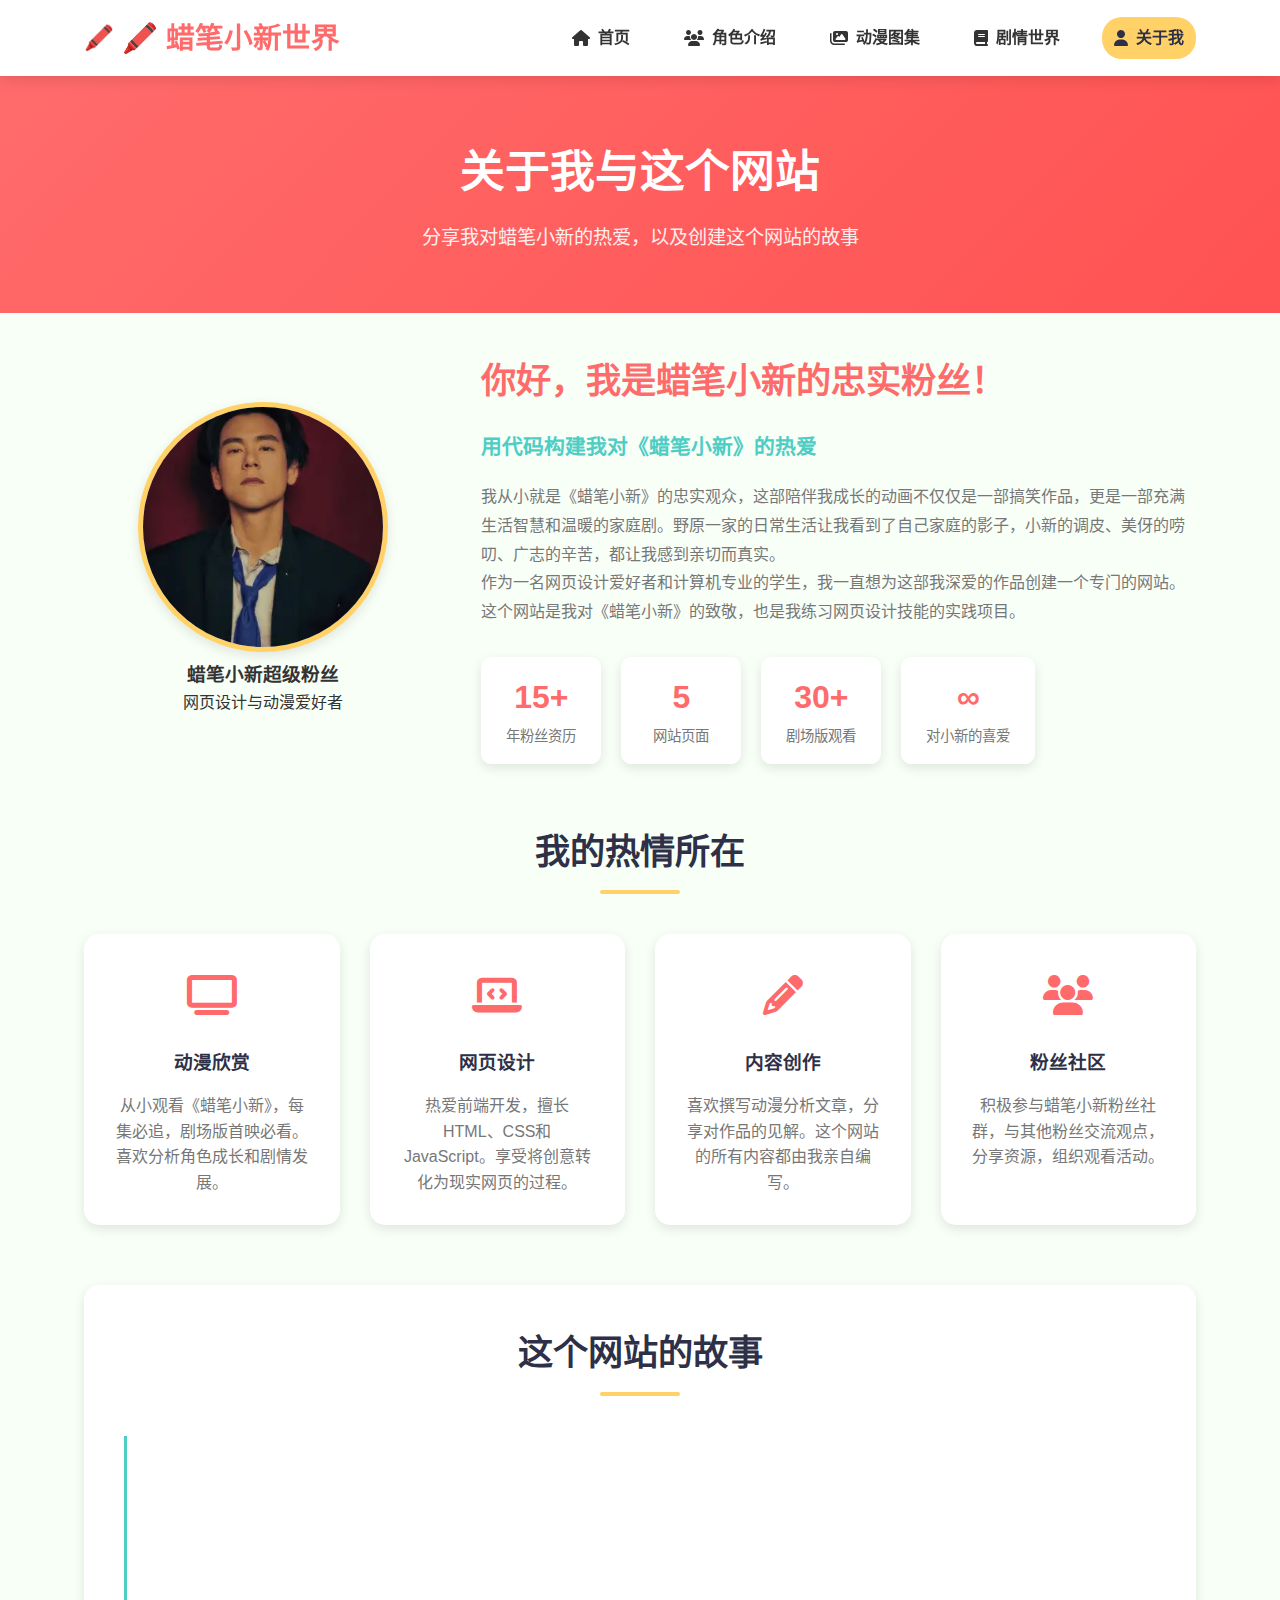
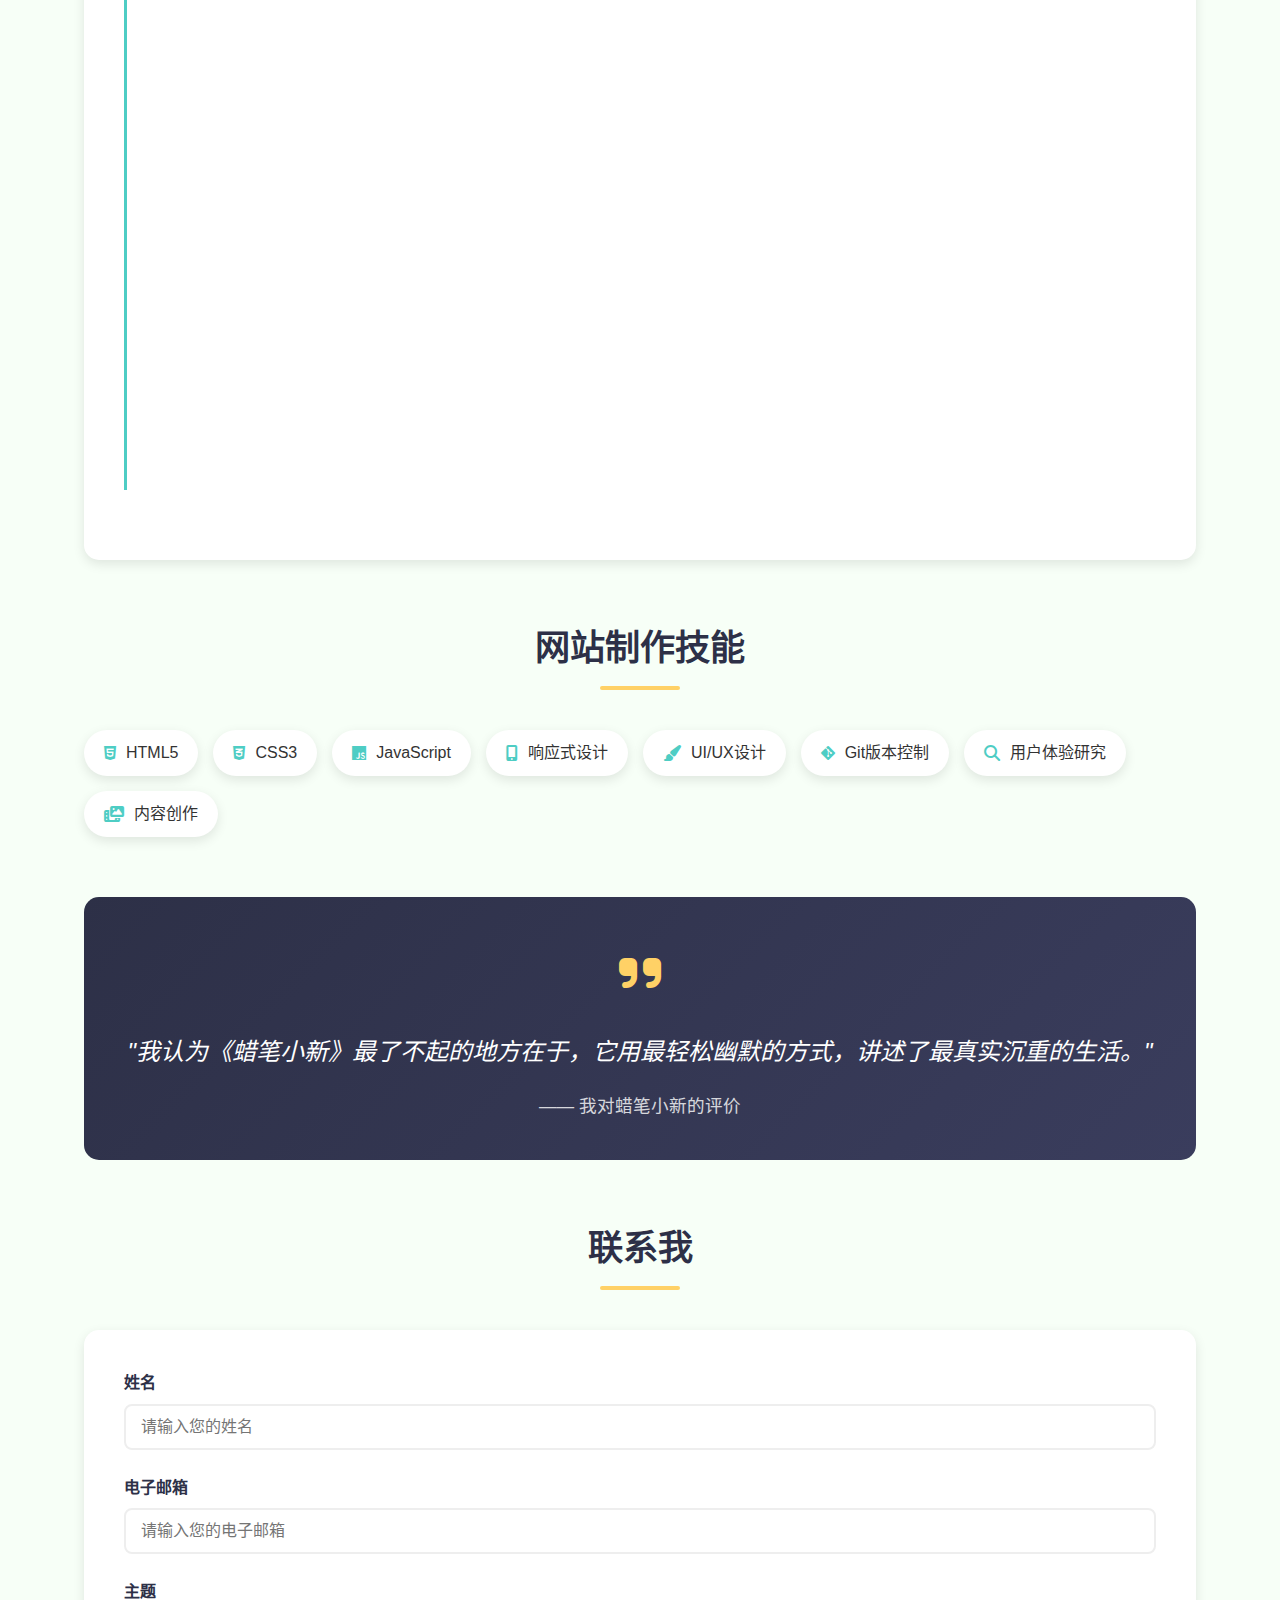
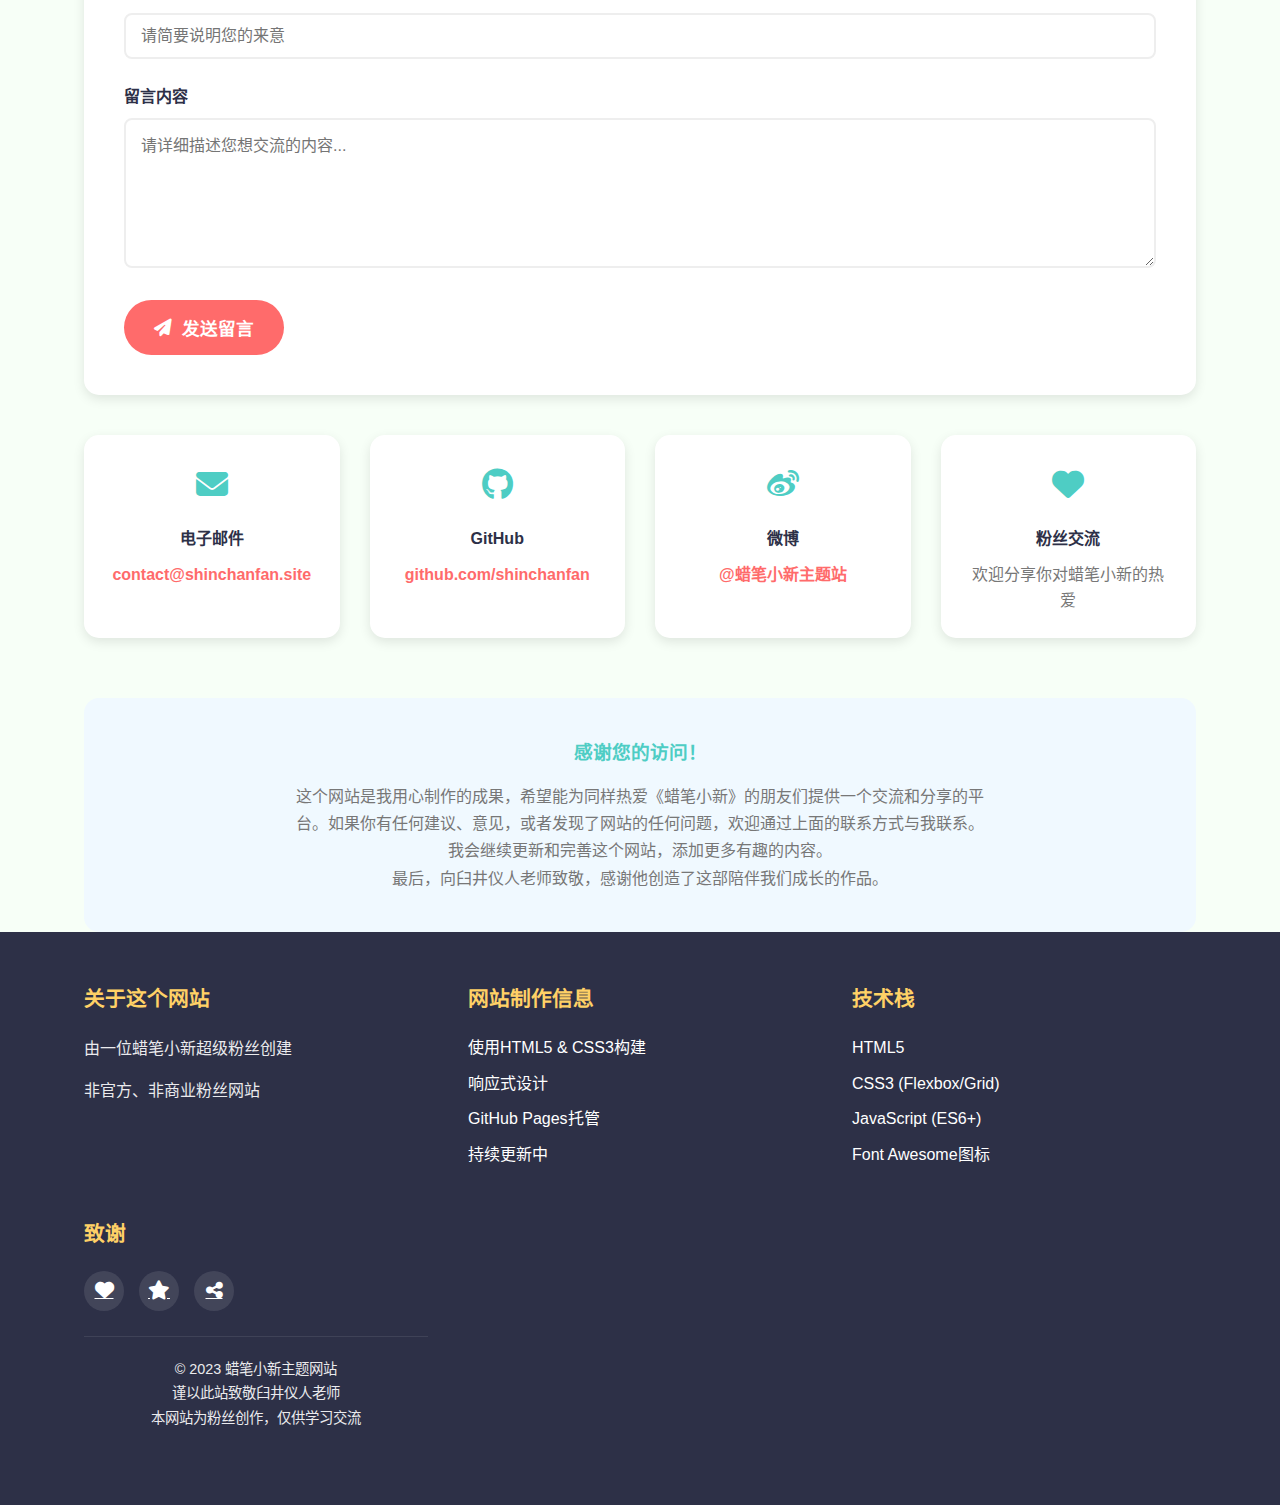
<file: yfr847/web/about.html>
<!DOCTYPE html>
<html lang="zh-CN">
<head>
    <meta charset="UTF-8">
    <meta name="viewport" content="width=device-width, initial-scale=1.0">
    <title>蜡笔小新 - 关于我</title>
    <link rel="stylesheet" href="../css/style.css">
    <link rel="stylesheet" href="https://cdnjs.cloudflare.com/ajax/libs/font-awesome/6.4.0/css/all.min.css">
    <style>
        .page-header {
            background: linear-gradient(135deg, #FF6B6B, #FF5252);
            padding: 60px 0;
            text-align: center;
            color: white;
            margin-bottom: 40px;
        }
        
        .page-header h1 {
            font-size: 2.8rem;
            margin-bottom: 15px;
        }
        
        .page-header p {
            font-size: 1.2rem;
            opacity: 0.9;
            max-width: 700px;
            margin: 0 auto;
        }
        
        .profile-section {
            display: flex;
            align-items: center;
            gap: 40px;
            margin-bottom: 60px;
            flex-wrap: wrap;
        }
        
        .profile-image {
            flex: 1;
            min-width: 300px;
            text-align: center;
        }
        
        .profile-img {
            width: 250px;
            height: 250px;
            border-radius: 50%;
            object-fit: cover;
            border: 5px solid var(--accent-color);
            box-shadow: var(--shadow);
        }
        
        .profile-info {
            flex: 2;
            min-width: 300px;
        }
        
        .profile-info h2 {
            color: var(--primary-color);
            margin-bottom: 20px;
            font-size: 2.2rem;
        }
        
        .profile-tagline {
            font-size: 1.3rem;
            color: var(--secondary-color);
            margin-bottom: 20px;
            font-weight: 600;
        }
        
        .profile-desc {
            color: var(--text-light);
            line-height: 1.8;
            margin-bottom: 20px;
        }
        
        .profile-stats {
            display: flex;
            flex-wrap: wrap;
            gap: 20px;
            margin-top: 30px;
        }
        
        .stat-box {
            background-color: white;
            padding: 15px 25px;
            border-radius: 10px;
            box-shadow: var(--shadow);
            text-align: center;
            min-width: 120px;
        }
        
        .stat-number {
            font-size: 2rem;
            color: var(--primary-color);
            font-weight: bold;
            display: block;
        }
        
        .stat-label {
            color: var(--text-light);
            font-size: 0.9rem;
        }
        
        .passion-section {
            margin-bottom: 60px;
        }
        
        .passion-grid {
            display: grid;
            grid-template-columns: repeat(auto-fill, minmax(250px, 1fr));
            gap: 30px;
            margin-top: 30px;
        }
        
        .passion-card {
            background-color: white;
            border-radius: 15px;
            padding: 30px;
            text-align: center;
            box-shadow: var(--shadow);
            transition: var(--transition);
        }
        
        .passion-card:hover {
            transform: translateY(-10px);
            background-color: var(--accent-color);
        }
        
        .passion-icon {
            font-size: 2.5rem;
            color: var(--primary-color);
            margin-bottom: 20px;
        }
        
        .passion-card:hover .passion-icon {
            color: var(--dark-color);
        }
        
        .passion-card h3 {
            margin-bottom: 15px;
            color: var(--dark-color);
        }
        
        .passion-card p {
            color: var(--text-light);
            line-height: 1.6;
        }
        
        .passion-card:hover p {
            color: var(--dark-color);
        }
        
        .website-story {
            background-color: white;
            border-radius: 15px;
            padding: 40px;
            box-shadow: var(--shadow);
            margin-bottom: 60px;
        }
        
        .story-timeline {
            margin-top: 30px;
            position: relative;
            padding-left: 30px;
        }
        
        .story-timeline::before {
            content: '';
            position: absolute;
            left: 0;
            top: 0;
            bottom: 0;
            width: 3px;
            background-color: var(--secondary-color);
        }
        
        .story-step {
            position: relative;
            margin-bottom: 30px;
            padding-left: 30px;
        }
        
        .story-step::before {
            content: '';
            position: absolute;
            left: -9px;
            top: 5px;
            width: 15px;
            height: 15px;
            background-color: var(--secondary-color);
            border-radius: 50%;
        }
        
        .story-step h4 {
            color: var(--primary-color);
            margin-bottom: 10px;
            font-size: 1.3rem;
        }
        
        .story-step p {
            color: var(--text-light);
            line-height: 1.7;
        }
        
        .contact-section {
            margin-bottom: 60px;
        }
        
        .contact-form {
            background-color: white;
            border-radius: 15px;
            padding: 40px;
            box-shadow: var(--shadow);
            margin-top: 30px;
        }
        
        .form-group {
            margin-bottom: 25px;
        }
        
        .form-label {
            display: block;
            margin-bottom: 8px;
            color: var(--dark-color);
            font-weight: 600;
        }
        
        .form-input,
        .form-textarea {
            width: 100%;
            padding: 12px 15px;
            border: 2px solid #eee;
            border-radius: 8px;
            font-family: inherit;
            font-size: 1rem;
            transition: var(--transition);
        }
        
        .form-input:focus,
        .form-textarea:focus {
            outline: none;
            border-color: var(--secondary-color);
        }
        
        .form-textarea {
            min-height: 150px;
            resize: vertical;
        }
        
        .submit-btn {
            background-color: var(--primary-color);
            color: white;
            border: none;
            padding: 15px 30px;
            border-radius: 50px;
            font-size: 1.1rem;
            font-weight: 600;
            cursor: pointer;
            transition: var(--transition);
            display: inline-flex;
            align-items: center;
        }
        
        .submit-btn:hover {
            background-color: #FF5252;
            transform: scale(1.05);
        }
        
        .submit-btn i {
            margin-right: 10px;
        }
        
        .contact-info {
            display: grid;
            grid-template-columns: repeat(auto-fill, minmax(250px, 1fr));
            gap: 30px;
            margin-top: 40px;
        }
        
        .contact-item {
            background-color: white;
            border-radius: 15px;
            padding: 25px;
            text-align: center;
            box-shadow: var(--shadow);
        }
        
        .contact-icon {
            font-size: 2rem;
            color: var(--secondary-color);
            margin-bottom: 15px;
        }
        
        .contact-item h4 {
            color: var(--dark-color);
            margin-bottom: 10px;
        }
        
        .contact-item p {
            color: var(--text-light);
        }
        
        .contact-item a {
            color: var(--primary-color);
            text-decoration: none;
            font-weight: 600;
        }
        
        .contact-item a:hover {
            text-decoration: underline;
        }
        
        .favorite-quote {
            background: linear-gradient(135deg, var(--dark-color), #3a3d5d);
            color: white;
            padding: 40px;
            border-radius: 15px;
            text-align: center;
            margin-bottom: 60px;
        }
        
        .quote-icon {
            font-size: 3rem;
            color: var(--accent-color);
            margin-bottom: 20px;
        }
        
        .favorite-quote p {
            font-size: 1.5rem;
            line-height: 1.6;
            margin-bottom: 20px;
            font-style: italic;
        }
        
        .quote-source {
            opacity: 0.8;
            font-size: 1.1rem;
        }
        
        .skills-section {
            margin-bottom: 60px;
        }
        
        .skills-container {
            display: flex;
            flex-wrap: wrap;
            gap: 15px;
            margin-top: 20px;
        }
        
        .skill-tag {
            background-color: white;
            padding: 10px 20px;
            border-radius: 50px;
            box-shadow: var(--shadow);
            display: flex;
            align-items: center;
            gap: 10px;
        }
        
        .skill-tag i {
            color: var(--secondary-color);
        }
        
        @media (max-width: 768px) {
            .profile-section {
                flex-direction: column;
                text-align: center;
            }
            
            .profile-stats {
                justify-content: center;
            }
            
            .passion-grid {
                grid-template-columns: 1fr;
            }
            
            .contact-form {
                padding: 25px;
            }
            
            .contact-info {
                grid-template-columns: 1fr;
            }
        }
        
        .thank-you {
            text-align: center;
            padding: 40px;
            background-color: #F0F9FF;
            border-radius: 15px;
            margin-top: 40px;
        }
        
        .thank-you h3 {
            color: var(--secondary-color);
            margin-bottom: 15px;
        }
        
        .thank-you p {
            color: var(--text-light);
            max-width: 700px;
            margin: 0 auto;
            line-height: 1.7;
        }
    </style>
</head>
<body>
    <!-- 导航栏 -->
    <header class="main-header">
        <div class="container">
            <nav class="navbar">
                <div class="logo">
                    <h1><a href="../index.html">🖍️ 蜡笔小新世界</a></h1>
                </div>
                <ul class="nav-menu" id="navMenu">
                    <li><a href="../index.html"><i class="fas fa-home"></i> 首页</a></li>
                    <li><a href="character.html"><i class="fas fa-users"></i> 角色介绍</a></li>
                    <li><a href="gallery.html"><i class="fas fa-images"></i> 动漫图集</a></li>
                    <li><a href="story.html"><i class="fas fa-book"></i> 剧情世界</a></li>
                    <li><a href="about.html" class="active"><i class="fas fa-user"></i> 关于我</a></li>
                </ul>
                <div class="hamburger" id="hamburger">
                    <span class="bar"></span>
                    <span class="bar"></span>
                    <span class="bar"></span>
                </div>
            </nav>
        </div>
    </header>

    <!-- 页面标题区域 -->
    <header class="page-header">
        <div class="container">
            <h1>关于我与这个网站</h1>
            <p>分享我对蜡笔小新的热爱，以及创建这个网站的故事</p>
        </div>
    </header>
    
    <main class="container">
        <!-- 个人简介 -->
        <section class="profile-section">
            <div class="profile-image">
                <img src="../images/about/profile.jpg" alt="我的照片" class="profile-img">
                <h3>蜡笔小新超级粉丝</h3>
                <p>网页设计与动漫爱好者</p>
            </div>
            
            <div class="profile-info">
                <h2>你好，我是蜡笔小新的忠实粉丝！</h2>
                <div class="profile-tagline">用代码构建我对《蜡笔小新》的热爱</div>
                <div class="profile-desc">
                    <p>我从小就是《蜡笔小新》的忠实观众，这部陪伴我成长的动画不仅仅是一部搞笑作品，更是一部充满生活智慧和温暖的家庭剧。野原一家的日常生活让我看到了自己家庭的影子，小新的调皮、美伢的唠叨、广志的辛苦，都让我感到亲切而真实。</p>
                    <p>作为一名网页设计爱好者和计算机专业的学生，我一直想为这部我深爱的作品创建一个专门的网站。这个网站是我对《蜡笔小新》的致敬，也是我练习网页设计技能的实践项目。</p>
                </div>
                
                <div class="profile-stats">
                    <div class="stat-box">
                        <span class="stat-number">15+</span>
                        <span class="stat-label">年粉丝资历</span>
                    </div>
                    <div class="stat-box">
                        <span class="stat-number">5</span>
                        <span class="stat-label">网站页面</span>
                    </div>
                    <div class="stat-box">
                        <span class="stat-number">30+</span>
                        <span class="stat-label">剧场版观看</span>
                    </div>
                    <div class="stat-box">
                        <span class="stat-number">∞</span>
                        <span class="stat-label">对小新的喜爱</span>
                    </div>
                </div>
            </div>
        </section>
        
        <!-- 我的热情 -->
        <section class="passion-section">
            <h2 class="section-title">我的热情所在</h2>
            <div class="passion-grid">
                <div class="passion-card">
                    <div class="passion-icon">
                        <i class="fas fa-tv"></i>
                    </div>
                    <h3>动漫欣赏</h3>
                    <p>从小观看《蜡笔小新》，每集必追，剧场版首映必看。喜欢分析角色成长和剧情发展。</p>
                </div>
                
                <div class="passion-card">
                    <div class="passion-icon">
                        <i class="fas fa-laptop-code"></i>
                    </div>
                    <h3>网页设计</h3>
                    <p>热爱前端开发，擅长HTML、CSS和JavaScript。享受将创意转化为现实网页的过程。</p>
                </div>
                
                <div class="passion-card">
                    <div class="passion-icon">
                        <i class="fas fa-pencil-alt"></i>
                    </div>
                    <h3>内容创作</h3>
                    <p>喜欢撰写动漫分析文章，分享对作品的见解。这个网站的所有内容都由我亲自编写。</p>
                </div>
                
                <div class="passion-card">
                    <div class="passion-icon">
                        <i class="fas fa-users"></i>
                    </div>
                    <h3>粉丝社区</h3>
                    <p>积极参与蜡笔小新粉丝社群，与其他粉丝交流观点，分享资源，组织观看活动。</p>
                </div>
            </div>
        </section>
        
        <!-- 网站故事 -->
        <section class="website-story">
            <h2 class="section-title">这个网站的故事</h2>
            <div class="story-timeline">
                <div class="story-step">
                    <h4>创意的萌芽</h4>
                    <p>2023年初，我在学习网页设计课程时，老师布置了创建个人网站的任务。我立刻想到为我最爱的《蜡笔小新》创建一个专题网站，这既能完成作业，又能表达我的热爱。</p>
                </div>
                
                <div class="story-step">
                    <h4>设计与规划</h4>
                    <p>我花了数周时间规划网站结构，决定包含五个核心页面：首页、角色介绍、动漫图集、剧情世界和关于我。每个页面都要有独特的风格，同时保持整体一致性。</p>
                </div>
                
                <div class="story-step">
                    <h4>内容收集</h4>
                    <p>我重新观看了许多经典剧集，截图保存精彩画面。阅读了大量关于《蜡笔小新》的背景资料，包括作者臼井仪人的生平和创作故事。</p>
                </div>
                
                <div class="story-step">
                    <h4>编码实现</h4>
                    <p>使用HTML5、CSS3和JavaScript构建网站。特别注重响应式设计，确保在手机、平板和电脑上都有良好的浏览体验。添加了轮播图、灯箱、时间线等交互功能。</p>
                </div>
                
                <div class="story-step">
                    <h4>测试与优化</h4>
                    <p>邀请朋友测试网站，收集反馈并进行优化。调整颜色方案，改进导航体验，确保所有链接正常工作。</p>
                </div>
                
                <div class="story-step">
                    <h4>发布与分享</h4>
                    <p>将网站部署到GitHub Pages，与其他蜡笔小新粉丝分享。收到了许多积极的反馈，这让我更加坚定了维护和更新这个网站的决心。</p>
                </div>
            </div>
        </section>
        
        <!-- 我的技能 -->
        <section class="skills-section">
            <h2 class="section-title">网站制作技能</h2>
            <div class="skills-container">
                <div class="skill-tag">
                    <i class="fab fa-html5"></i>
                    <span>HTML5</span>
                </div>
                <div class="skill-tag">
                    <i class="fab fa-css3-alt"></i>
                    <span>CSS3</span>
                </div>
                <div class="skill-tag">
                    <i class="fab fa-js"></i>
                    <span>JavaScript</span>
                </div>
                <div class="skill-tag">
                    <i class="fas fa-mobile-alt"></i>
                    <span>响应式设计</span>
                </div>
                <div class="skill-tag">
                    <i class="fas fa-paint-brush"></i>
                    <span>UI/UX设计</span>
                </div>
                <div class="skill-tag">
                    <i class="fab fa-git-alt"></i>
                    <span>Git版本控制</span>
                </div>
                <div class="skill-tag">
                    <i class="fas fa-search"></i>
                    <span>用户体验研究</span>
                </div>
                <div class="skill-tag">
                    <i class="fas fa-photo-video"></i>
                    <span>内容创作</span>
                </div>
            </div>
        </section>
        
        <!-- 我最爱的语录 -->
        <section class="favorite-quote">
            <div class="quote-icon">
                <i class="fas fa-quote-right"></i>
            </div>
            <p>"我认为《蜡笔小新》最了不起的地方在于，它用最轻松幽默的方式，讲述了最真实沉重的生活。"</p>
            <div class="quote-source">—— 我对蜡笔小新的评价</div>
        </section>
        
        <!-- 联系我 -->
        <section class="contact-section">
            <h2 class="section-title">联系我</h2>
            <div class="contact-form">
                <form id="contactForm">
                    <div class="form-group">
                        <label for="name" class="form-label">姓名</label>
                        <input type="text" id="name" class="form-input" placeholder="请输入您的姓名" required>
                    </div>
                    
                    <div class="form-group">
                        <label for="email" class="form-label">电子邮箱</label>
                        <input type="email" id="email" class="form-input" placeholder="请输入您的电子邮箱" required>
                    </div>
                    
                    <div class="form-group">
                        <label for="subject" class="form-label">主题</label>
                        <input type="text" id="subject" class="form-input" placeholder="请简要说明您的来意" required>
                    </div>
                    
                    <div class="form-group">
                        <label for="message" class="form-label">留言内容</label>
                        <textarea id="message" class="form-textarea" placeholder="请详细描述您想交流的内容..."></textarea>
                    </div>
                    
                    <button type="submit" class="submit-btn">
                        <i class="fas fa-paper-plane"></i> 发送留言
                    </button>
                </form>
            </div>
            
            <div class="contact-info">
                <div class="contact-item">
                    <div class="contact-icon">
                        <i class="fas fa-envelope"></i>
                    </div>
                    <h4>电子邮件</h4>
                    <p><a href="mailto:contact@shinchanfan.site">contact@shinchanfan.site</a></p>
                </div>
                
                <div class="contact-item">
                    <div class="contact-icon">
                        <i class="fab fa-github"></i>
                    </div>
                    <h4>GitHub</h4>
                    <p><a href="https://github.com/shinchanfan" target="_blank">github.com/shinchanfan</a></p>
                </div>
                
                <div class="contact-item">
                    <div class="contact-icon">
                        <i class="fab fa-weibo"></i>
                    </div>
                    <h4>微博</h4>
                    <p><a href="#" target="_blank">@蜡笔小新主题站</a></p>
                </div>
                
                <div class="contact-item">
                    <div class="contact-icon">
                        <i class="fas fa-heart"></i>
                    </div>
                    <h4>粉丝交流</h4>
                    <p>欢迎分享你对蜡笔小新的热爱</p>
                </div>
            </div>
        </section>
        
        <!-- 感谢 -->
        <section class="thank-you">
            <h3>感谢您的访问！</h3>
            <p>这个网站是我用心制作的成果，希望能为同样热爱《蜡笔小新》的朋友们提供一个交流和分享的平台。如果你有任何建议、意见，或者发现了网站的任何问题，欢迎通过上面的联系方式与我联系。我会继续更新和完善这个网站，添加更多有趣的内容。</p>
            <p>最后，向臼井仪人老师致敬，感谢他创造了这部陪伴我们成长的作品。</p>
        </section>
    </main>

    <!-- 页脚 -->
    <footer class="main-footer">
        <div class="container">
            <div class="footer-content">
                <div class="footer-section">
                    <h3>关于这个网站</h3>
                    <p>由一位蜡笔小新超级粉丝创建</p>
                    <p>非官方、非商业粉丝网站</p>
                </div>
                
                <div class="footer-section">
                    <h3>网站制作信息</h3>
                    <ul class="footer-links">
                        <li>使用HTML5 & CSS3构建</li>
                        <li>响应式设计</li>
                        <li>GitHub Pages托管</li>
                        <li>持续更新中</li>
                    </ul>
                </div>
                
                <div class="footer-section">
                    <h3>技术栈</h3>
                    <ul class="footer-links">
                        <li>HTML5</li>
                        <li>CSS3 (Flexbox/Grid)</li>
                        <li>JavaScript (ES6+)</li>
                        <li>Font Awesome图标</li>
                    </ul>
                </div>
                
                <div class="footer-section">
                    <h3>致谢</h3>
                    <div class="social-icons">
                        <a href="#" class="social-icon"><i class="fas fa-heart"></i></a>
                        <a href="#" class="social-icon"><i class="fas fa-star"></i></a>
                        <a href="#" class="social-icon"><i class="fas fa-share-alt"></i></a>
                    </div>
                    <p class="copyright">
                        &copy; 2023 蜡笔小新主题网站<br>
                        谨以此站致敬臼井仪人老师<br>
                        本网站为粉丝创作，仅供学习交流
                    </p>
                </div>
            </div>
        </div>
    </footer>

    <script src="../js/main.js"></script>
    <script>
        // 关于我页面专用JavaScript
        document.addEventListener('DOMContentLoaded', function() {
            // 联系表单处理
            const contactForm = document.getElementById('contactForm');
            
            contactForm.addEventListener('submit', function(e) {
                e.preventDefault();
                
                // 获取表单数据
                const formData = {
                    name: document.getElementById('name').value,
                    email: document.getElementById('email').value,
                    subject: document.getElementById('subject').value,
                    message: document.getElementById('message').value
                };
                
                // 简单验证
                if (!formData.name || !formData.email || !formData.subject) {
                    alert('请填写所有必填字段！');
                    return;
                }
                
                // 在实际应用中，这里应该发送数据到服务器
                // 这里我们只是模拟发送成功
                
                // 显示成功消息
                const submitBtn = contactForm.querySelector('.submit-btn');
                const originalText = submitBtn.innerHTML;
                
                submitBtn.innerHTML = '<i class="fas fa-check"></i> 发送成功！';
                submitBtn.style.backgroundColor = '#4CAF50';
                
                // 3秒后恢复原状
                setTimeout(() => {
                    submitBtn.innerHTML = originalText;
                    submitBtn.style.backgroundColor = '';
                    
                    // 清空表单
                    contactForm.reset();
                }, 3000);
                
                // 在实际应用中，这里可以添加AJAX请求
                console.log('表单数据:', formData);
            });
            
            // 技能标签动画
            const skillTags = document.querySelectorAll('.skill-tag');
            
            skillTags.forEach((tag, index) => {
                // 设置初始状态
                tag.style.opacity = '0';
                tag.style.transform = 'translateY(20px)';
                
                // 延迟显示，创建波浪效果
                setTimeout(() => {
                    tag.style.transition = 'opacity 0.5s ease, transform 0.5s ease';
                    tag.style.opacity = '1';
                    tag.style.transform = 'translateY(0)';
                }, 100 * index);
            });
            
            // 热情卡片悬停效果
            const passionCards = document.querySelectorAll('.passion-card');
            
            passionCards.forEach(card => {
                card.addEventListener('mouseenter', function() {
                    this.style.transform = 'translateY(-10px) scale(1.03)';
                });
                
                card.addEventListener('mouseleave', function() {
                    this.style.transform = 'translateY(-10px)';
                });
            });
            
            // 故事时间线动画
            const storySteps = document.querySelectorAll('.story-step');
            
            const storyObserver = new IntersectionObserver((entries) => {
                entries.forEach(entry => {
                    if (entry.isIntersecting) {
                        entry.target.style.opacity = '1';
                        entry.target.style.transform = 'translateX(0)';
                    }
                });
            }, { threshold: 0.2 });
            
            storySteps.forEach(step => {
                step.style.opacity = '0';
                step.style.transform = 'translateX(-20px)';
                step.style.transition = 'opacity 0.5s ease, transform 0.5s ease';
                storyObserver.observe(step);
            });
            
            // 页面加载时的欢迎效果
            setTimeout(() => {
                const profileImg = document.querySelector('.profile-img');
                profileImg.style.transform = 'scale(1.05)';
                profileImg.style.boxShadow = '0 10px 30px rgba(0, 0, 0, 0.2)';
                
                setTimeout(() => {
                    profileImg.style.transform = 'scale(1)';
                    profileImg.style.transition = 'transform 0.5s ease, box-shadow 0.5s ease';
                }, 500);
            }, 1000);
        });
    </script>
</body>
</html>
</file>
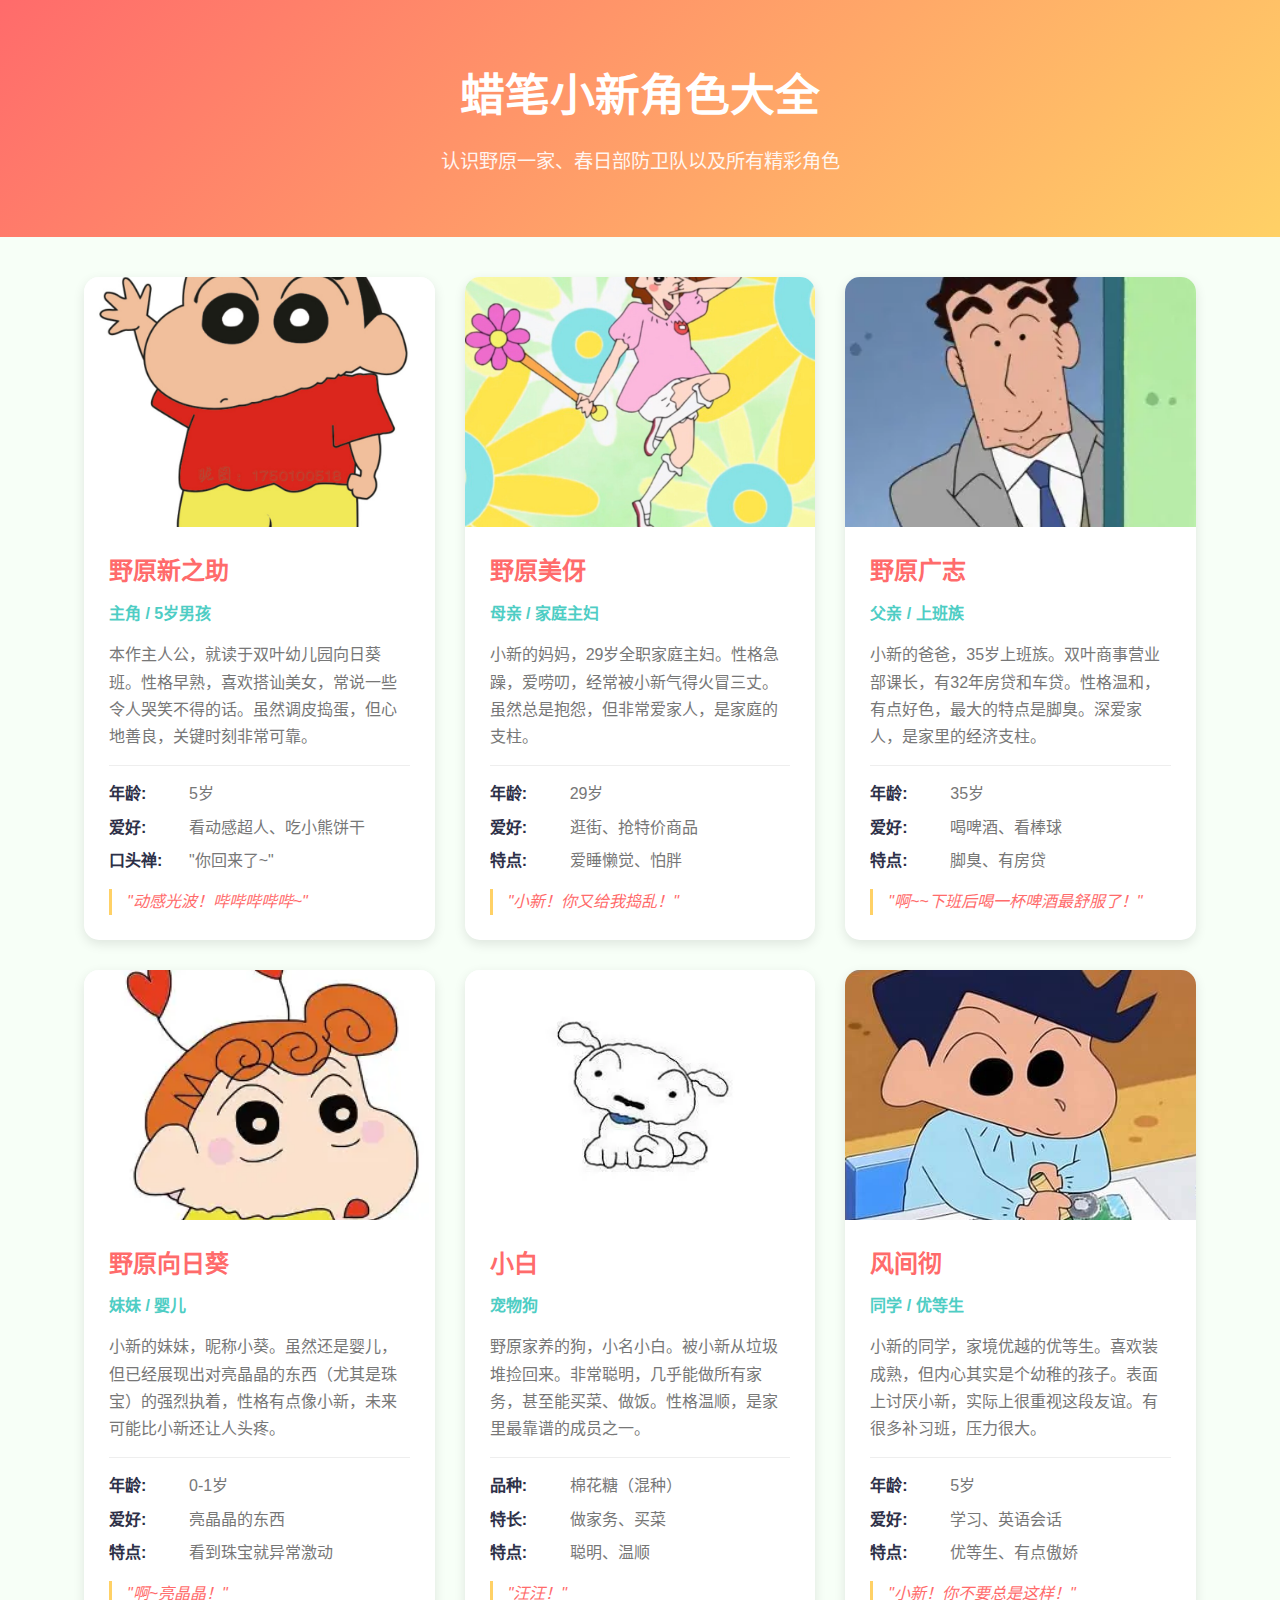
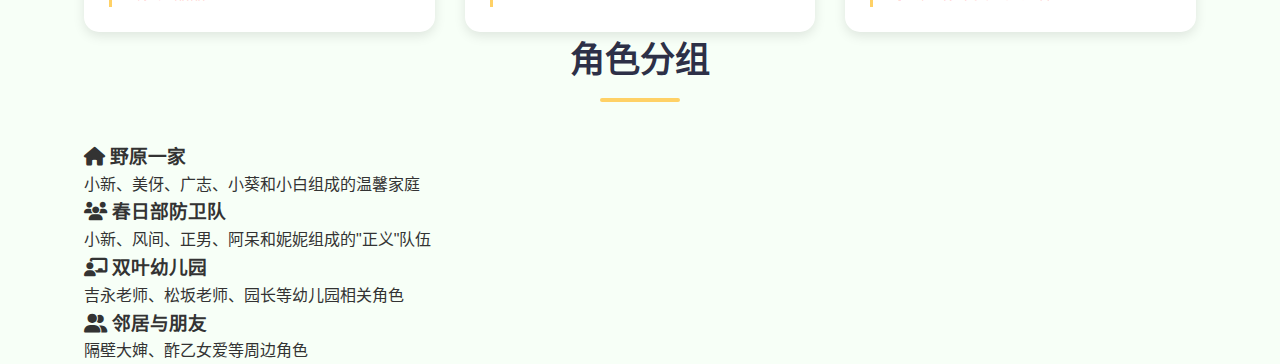
<file: yfr847/web/character.html>
<!DOCTYPE html>
<html lang="zh-CN">
<head>
    <meta charset="UTF-8">
    <meta name="viewport" content="width=device-width, initial-scale=1.0">
    <title>蜡笔小新 - 角色介绍</title>
    <link rel="stylesheet" href="../css/style.css">
    <link rel="stylesheet" href="https://cdnjs.cloudflare.com/ajax/libs/font-awesome/6.4.0/css/all.min.css">
    <style>
        .characters-container {
            display: grid;
            grid-template-columns: repeat(auto-fill, minmax(300px, 1fr));
            gap: 30px;
            margin-top: 40px;
        }
        
        .character-card {
            background-color: white;
            border-radius: 15px;
            overflow: hidden;
            box-shadow: var(--shadow);
            transition: var(--transition);
        }
        
        .character-card:hover {
            transform: translateY(-10px);
        }
        
        .character-image {
            height: 250px;
            overflow: hidden;
        }
        
        .character-image img {
            width: 100%;
            height: 100%;
            object-fit: cover;
            transition: transform 0.5s ease;
        }
        
        .character-card:hover .character-image img {
            transform: scale(1.05);
        }
        
        .character-info {
            padding: 25px;
        }
        
        .character-info h3 {
            color: var(--primary-color);
            margin-bottom: 10px;
            font-size: 1.5rem;
        }
        
        .character-role {
            color: var(--secondary-color);
            font-weight: 600;
            margin-bottom: 15px;
            display: block;
        }
        
        .character-description {
            color: var(--text-light);
            line-height: 1.7;
        }
        
        .character-details {
            margin-top: 15px;
            padding-top: 15px;
            border-top: 1px solid #eee;
        }
        
        .detail-item {
            display: flex;
            margin-bottom: 8px;
        }
        
        .detail-label {
            font-weight: 600;
            min-width: 80px;
            color: var(--dark-color);
        }
        
        .detail-value {
            color: var(--text-light);
        }
        
        .page-header {
            background: linear-gradient(135deg, var(--primary-color), var(--accent-color));
            padding: 60px 0;
            text-align: center;
            color: white;
            margin-bottom: 40px;
        }
        
        .page-header h1 {
            font-size: 2.8rem;
            margin-bottom: 15px;
        }
        
        .page-header p {
            font-size: 1.2rem;
            opacity: 0.9;
            max-width: 700px;
            margin: 0 auto;
        }
        
        .character-quote {
            font-style: italic;
            color: var(--primary-color);
            margin-top: 15px;
            padding-left: 15px;
            border-left: 3px solid var(--accent-color);
        }
    </style>
</head>
<body>
    <!-- 导航栏 (与首页相同，已省略以节省空间) -->
    <!-- 请从index.html复制导航栏代码到这里 -->
    
    <!-- 页面标题区域 -->
    <header class="page-header">
        <div class="container">
            <h1>蜡笔小新角色大全</h1>
            <p>认识野原一家、春日部防卫队以及所有精彩角色</p>
        </div>
    </header>
    
    <main class="container">
        <section class="characters-section">
            <div class="characters-container">
                <!-- 野原新之助 -->
                <div class="character-card">
                    <div class="character-image">
                        <img src="../images/characters/shinnosuke.jpg" alt="野原新之助">
                    </div>
                    <div class="character-info">
                        <h3>野原新之助</h3>
                        <span class="character-role">主角 / 5岁男孩</span>
                        <p class="character-description">本作主人公，就读于双叶幼儿园向日葵班。性格早熟，喜欢搭讪美女，常说一些令人哭笑不得的话。虽然调皮捣蛋，但心地善良，关键时刻非常可靠。</p>
                        <div class="character-details">
                            <div class="detail-item">
                                <span class="detail-label">年龄:</span>
                                <span class="detail-value">5岁</span>
                            </div>
                            <div class="detail-item">
                                <span class="detail-label">爱好:</span>
                                <span class="detail-value">看动感超人、吃小熊饼干</span>
                            </div>
                            <div class="detail-item">
                                <span class="detail-label">口头禅:</span>
                                <span class="detail-value">"你回来了~"</span>
                            </div>
                        </div>
                        <p class="character-quote">"动感光波！哔哔哔哔哔~"</p>
                    </div>
                </div>
                
                <!-- 野原美伢 -->
                <div class="character-card">
                    <div class="character-image">
                        <img src="../images/characters/misae.jpg" alt="野原美伢">
                    </div>
                    <div class="character-info">
                        <h3>野原美伢</h3>
                        <span class="character-role">母亲 / 家庭主妇</span>
                        <p class="character-description">小新的妈妈，29岁全职家庭主妇。性格急躁，爱唠叨，经常被小新气得火冒三丈。虽然总是抱怨，但非常爱家人，是家庭的支柱。</p>
                        <div class="character-details">
                            <div class="detail-item">
                                <span class="detail-label">年龄:</span>
                                <span class="detail-value">29岁</span>
                            </div>
                            <div class="detail-item">
                                <span class="detail-label">爱好:</span>
                                <span class="detail-value">逛街、抢特价商品</span>
                            </div>
                            <div class="detail-item">
                                <span class="detail-label">特点:</span>
                                <span class="detail-value">爱睡懒觉、怕胖</span>
                            </div>
                        </div>
                        <p class="character-quote">"小新！你又给我捣乱！"</p>
                    </div>
                </div>
                
                <!-- 野原广志 -->
                <div class="character-card">
                    <div class="character-image">
                        <img src="../images/characters/hiroshi.jpg" alt="野原广志">
                    </div>
                    <div class="character-info">
                        <h3>野原广志</h3>
                        <span class="character-role">父亲 / 上班族</span>
                        <p class="character-description">小新的爸爸，35岁上班族。双叶商事营业部课长，有32年房贷和车贷。性格温和，有点好色，最大的特点是脚臭。深爱家人，是家里的经济支柱。</p>
                        <div class="character-details">
                            <div class="detail-item">
                                <span class="detail-label">年龄:</span>
                                <span class="detail-value">35岁</span>
                            </div>
                            <div class="detail-item">
                                <span class="detail-label">爱好:</span>
                                <span class="detail-value">喝啤酒、看棒球</span>
                            </div>
                            <div class="detail-item">
                                <span class="detail-label">特点:</span>
                                <span class="detail-value">脚臭、有房贷</span>
                            </div>
                        </div>
                        <p class="character-quote">"啊~~下班后喝一杯啤酒最舒服了！"</p>
                    </div>
                </div>
                
                <!-- 野原向日葵 -->
                <div class="character-card">
                    <div class="character-image">
                        <img src="../images/characters/himawari.jpg" alt="野原向日葵">
                    </div>
                    <div class="character-info">
                        <h3>野原向日葵</h3>
                        <span class="character-role">妹妹 / 婴儿</span>
                        <p class="character-description">小新的妹妹，昵称小葵。虽然还是婴儿，但已经展现出对亮晶晶的东西（尤其是珠宝）的强烈执着，性格有点像小新，未来可能比小新还让人头疼。</p>
                        <div class="character-details">
                            <div class="detail-item">
                                <span class="detail-label">年龄:</span>
                                <span class="detail-value">0-1岁</span>
                            </div>
                            <div class="detail-item">
                                <span class="detail-label">爱好:</span>
                                <span class="detail-value">亮晶晶的东西</span>
                            </div>
                            <div class="detail-item">
                                <span class="detail-label">特点:</span>
                                <span class="detail-value">看到珠宝就异常激动</span>
                            </div>
                        </div>
                        <p class="character-quote">"啊~亮晶晶！"</p>
                    </div>
                </div>
                
                <!-- 小白 -->
                <div class="character-card">
                    <div class="character-image">
                        <img src="../images/characters/shiro.jpg" alt="小白">
                    </div>
                    <div class="character-info">
                        <h3>小白</h3>
                        <span class="character-role">宠物狗</span>
                        <p class="character-description">野原家养的狗，小名小白。被小新从垃圾堆捡回来。非常聪明，几乎能做所有家务，甚至能买菜、做饭。性格温顺，是家里最靠谱的成员之一。</p>
                        <div class="character-details">
                            <div class="detail-item">
                                <span class="detail-label">品种:</span>
                                <span class="detail-value">棉花糖（混种）</span>
                            </div>
                            <div class="detail-item">
                                <span class="detail-label">特长:</span>
                                <span class="detail-value">做家务、买菜</span>
                            </div>
                            <div class="detail-item">
                                <span class="detail-label">特点:</span>
                                <span class="detail-value">聪明、温顺</span>
                            </div>
                        </div>
                        <p class="character-quote">"汪汪！"</p>
                    </div>
                </div>
                
                <!-- 风间彻 -->
                <div class="character-card">
                    <div class="character-image">
                        <img src="../images/characters/kazama.jpg" alt="风间彻">
                    </div>
                    <div class="character-info">
                        <h3>风间彻</h3>
                        <span class="character-role">同学 / 优等生</span>
                        <p class="character-description">小新的同学，家境优越的优等生。喜欢装成熟，但内心其实是个幼稚的孩子。表面上讨厌小新，实际上很重视这段友谊。有很多补习班，压力很大。</p>
                        <div class="character-details">
                            <div class="detail-item">
                                <span class="detail-label">年龄:</span>
                                <span class="detail-value">5岁</span>
                            </div>
                            <div class="detail-item">
                                <span class="detail-label">爱好:</span>
                                <span class="detail-value">学习、英语会话</span>
                            </div>
                            <div class="detail-item">
                                <span class="detail-label">特点:</span>
                                <span class="detail-value">优等生、有点傲娇</span>
                            </div>
                        </div>
                        <p class="character-quote">"小新！你不要总是这样！"</p>
                    </div>
                </div>
            </div>
        </section>
        
        <section class="character-groups">
            <h2 class="section-title">角色分组</h2>
            <div class="groups-container">
                <div class="group-card">
                    <h3><i class="fas fa-home"></i> 野原一家</h3>
                    <p>小新、美伢、广志、小葵和小白组成的温馨家庭</p>
                </div>
                <div class="group-card">
                    <h3><i class="fas fa-users"></i> 春日部防卫队</h3>
                    <p>小新、风间、正男、阿呆和妮妮组成的"正义"队伍</p>
                </div>
                <div class="group-card">
                    <h3><i class="fas fa-chalkboard-teacher"></i> 双叶幼儿园</h3>
                    <p>吉永老师、松坂老师、园长等幼儿园相关角色</p>
                </div>
                <div class="group-card">
                    <h3><i class="fas fa-user-friends"></i> 邻居与朋友</h3>
                    <p>隔壁大婶、酢乙女爱等周边角色</p>
                </div>
            </div>
        </section>
    </main>
    
    <!-- 页脚 (与首页相同，已省略以节省空间) -->
    <!-- 请从index.html复制页脚代码到这里 -->
    
    <script src="../js/main.js"></script>
</body>
</html>
</file>
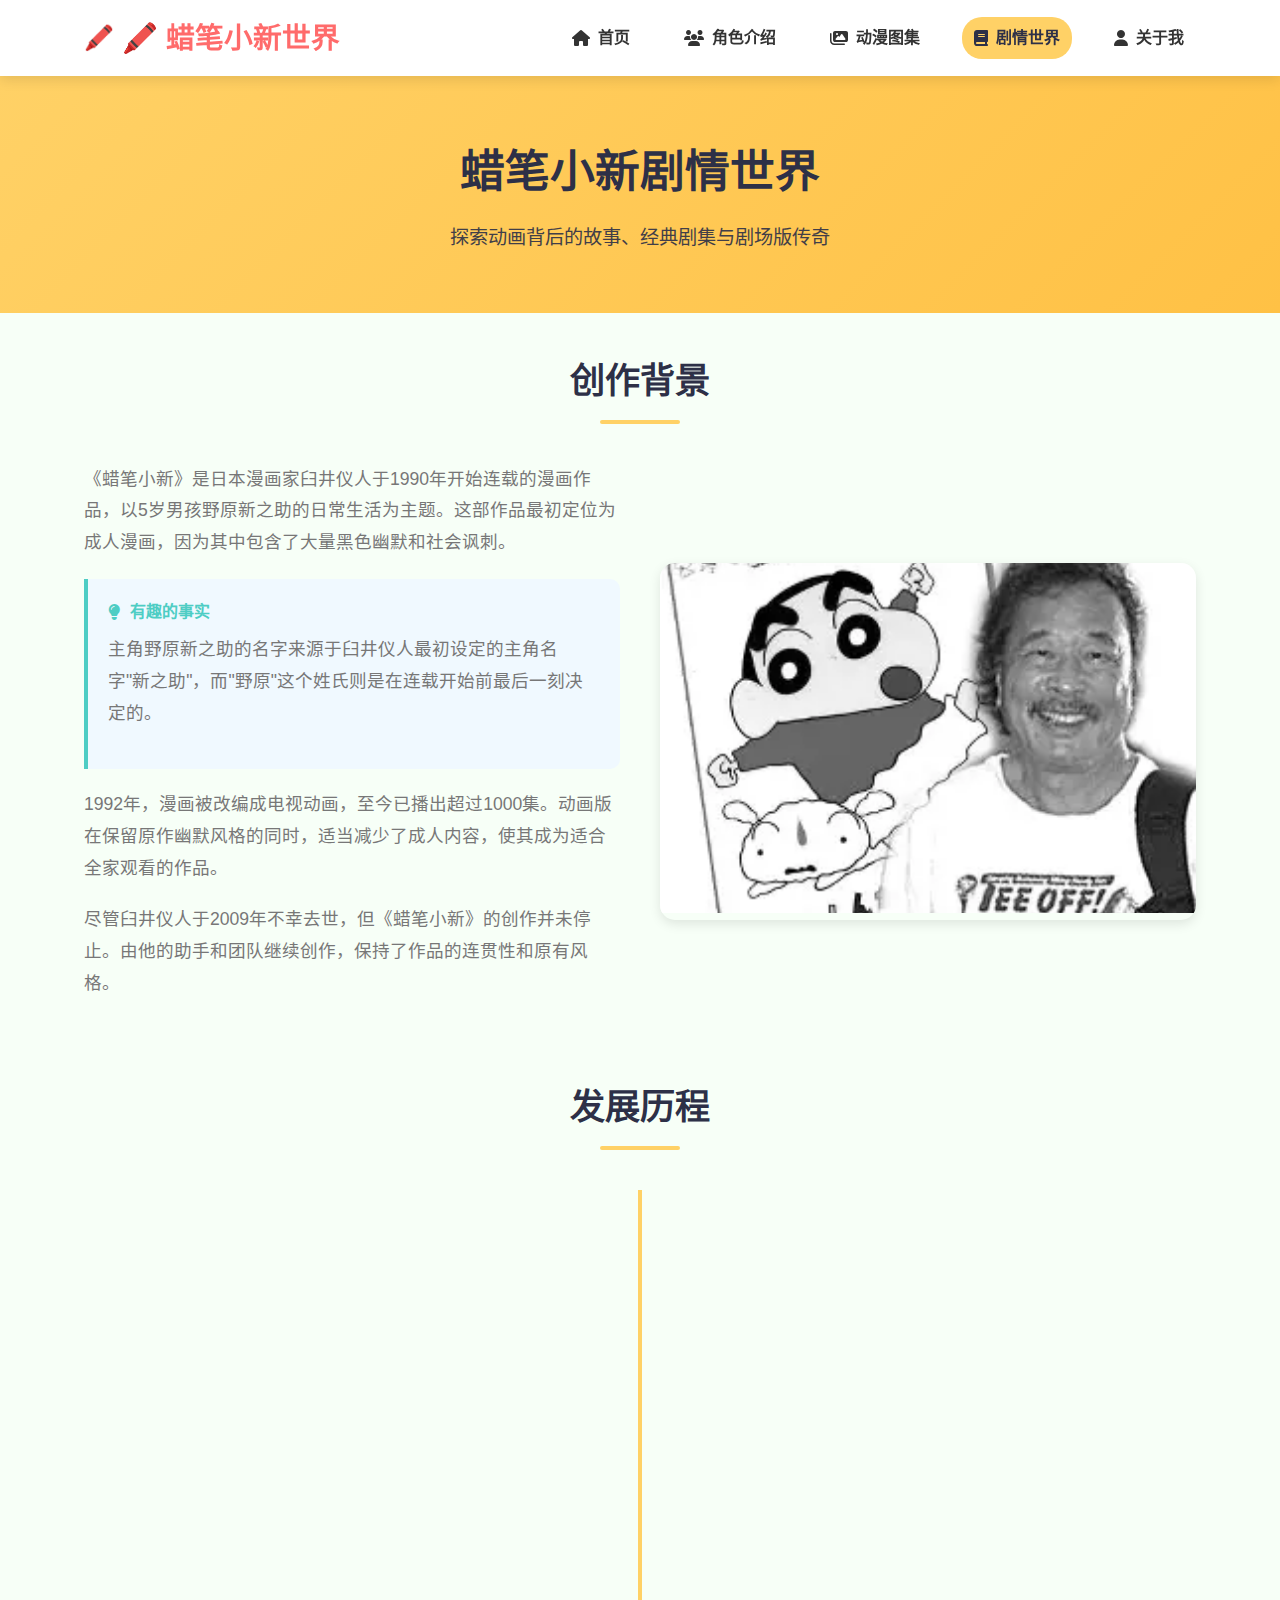
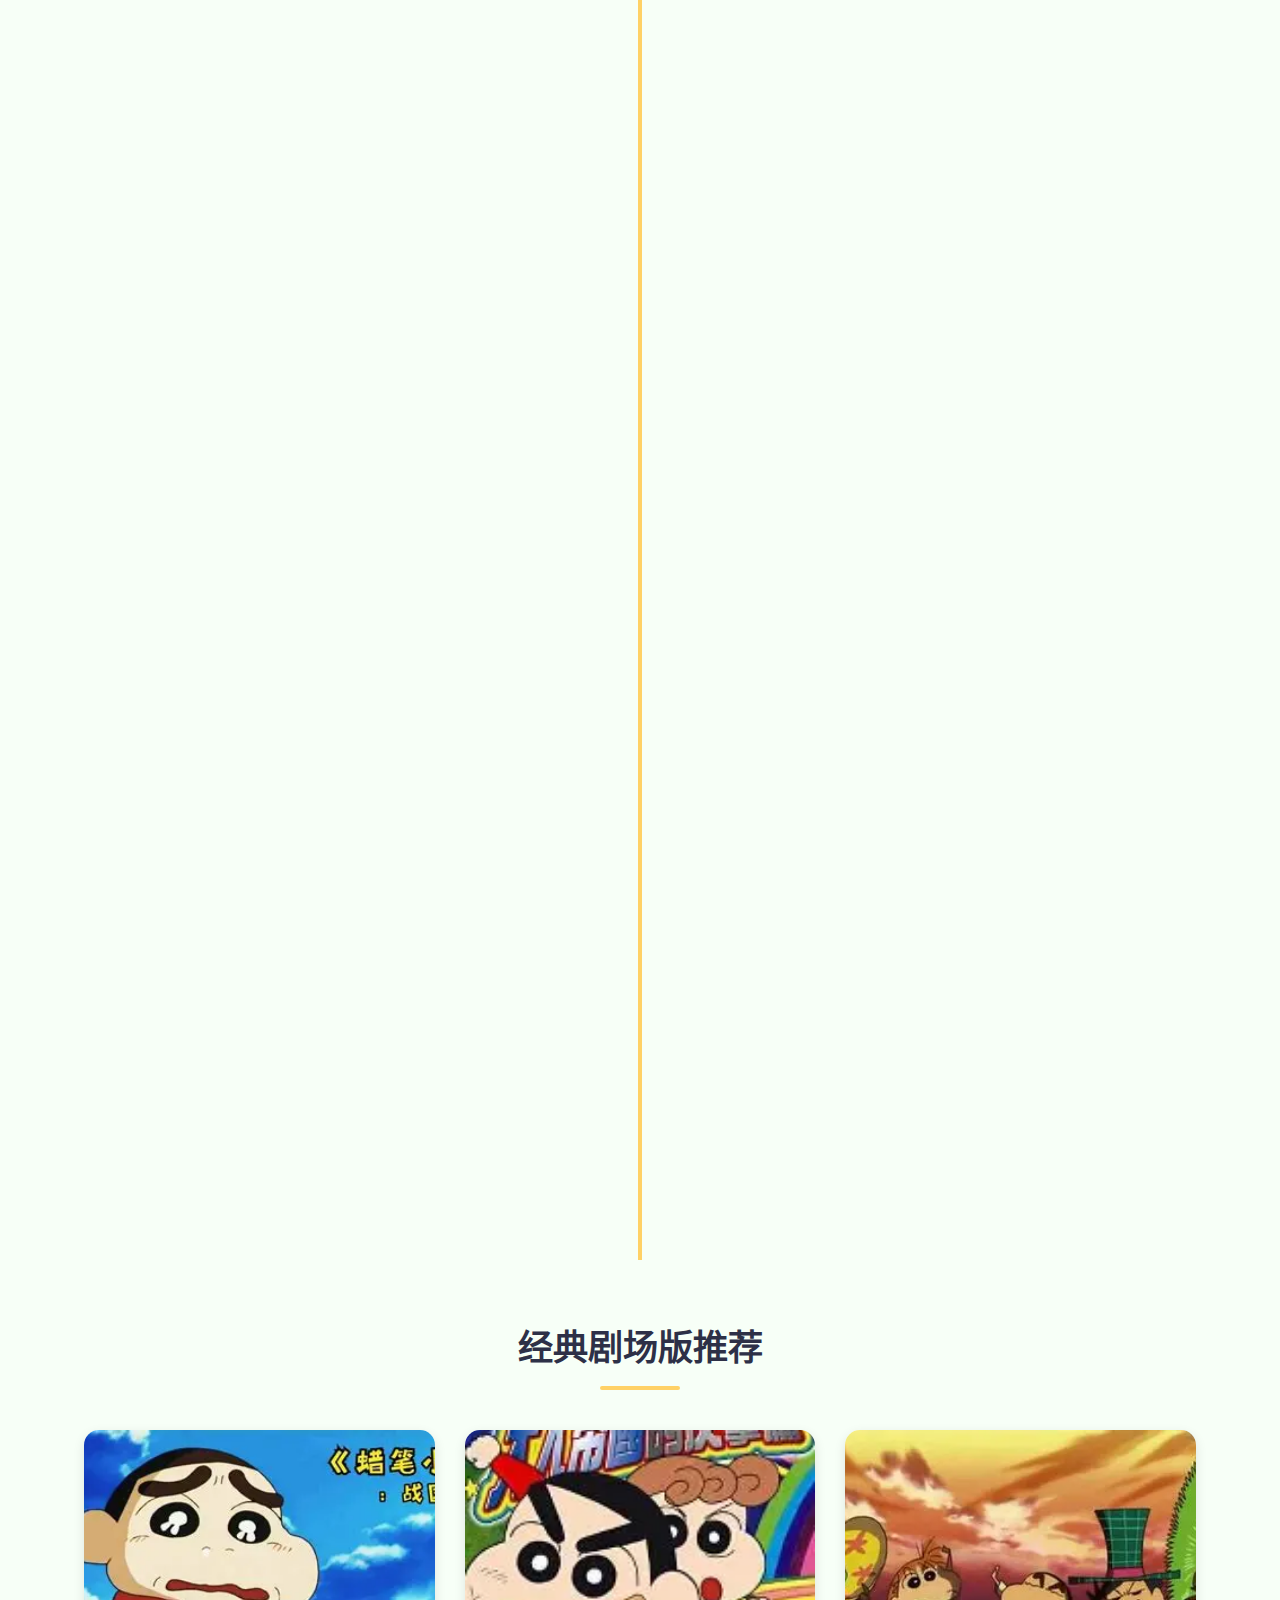
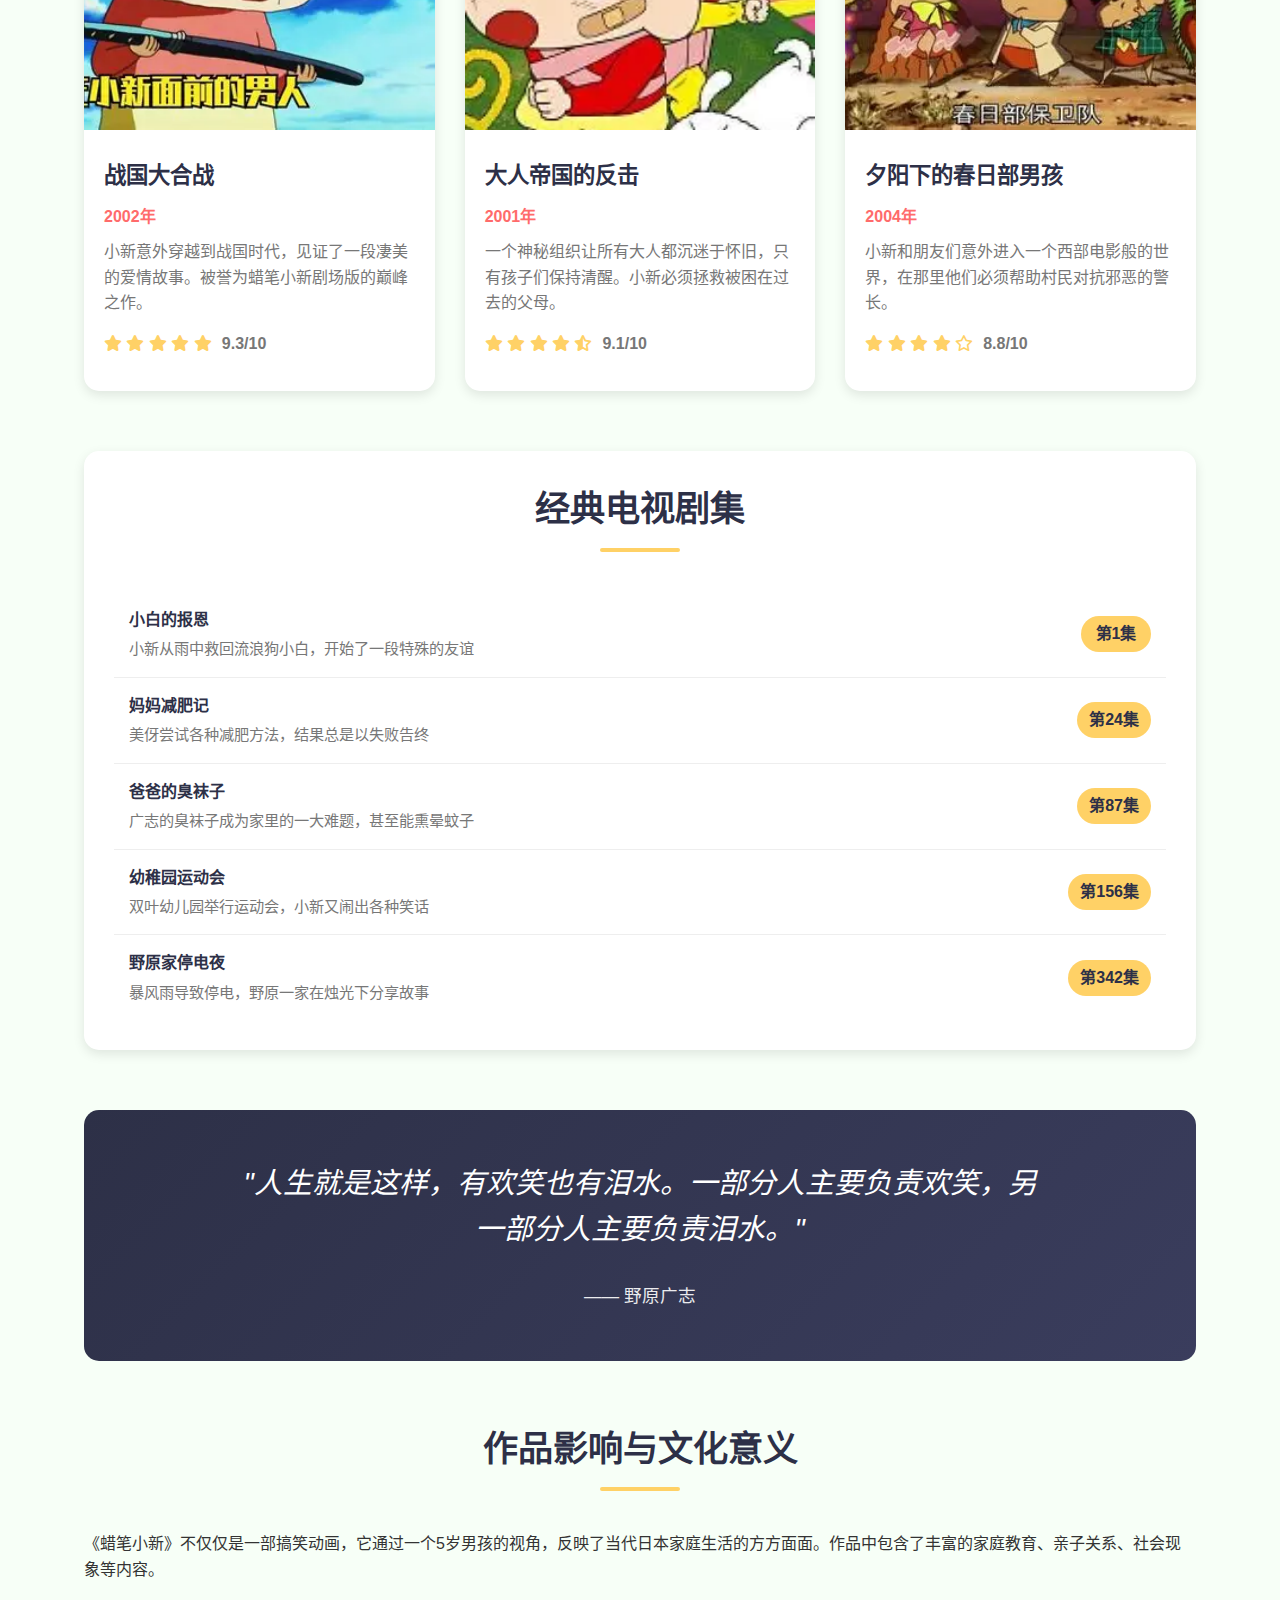
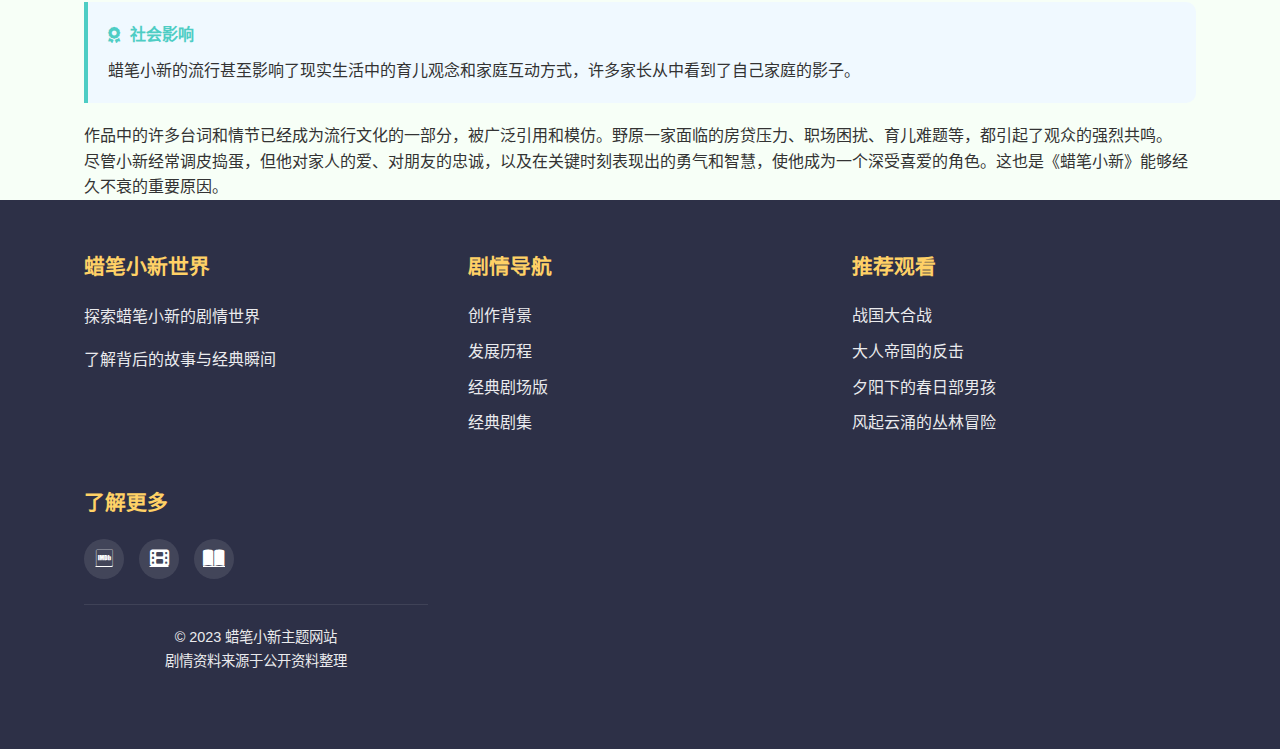
<file: yfr847/web/story.html>
<!DOCTYPE html>
<html lang="zh-CN">
<head>
    <meta charset="UTF-8">
    <meta name="viewport" content="width=device-width, initial-scale=1.0">
    <title>蜡笔小新 - 剧情世界</title>
    <link rel="stylesheet" href="../css/style.css">
    <link rel="stylesheet" href="https://cdnjs.cloudflare.com/ajax/libs/font-awesome/6.4.0/css/all.min.css">
    <style>
        .page-header {
            background: linear-gradient(135deg, #FFD166, #FFC145);
            padding: 60px 0;
            text-align: center;
            color: var(--dark-color);
            margin-bottom: 40px;
        }
        
        .page-header h1 {
            font-size: 2.8rem;
            margin-bottom: 15px;
        }
        
        .page-header p {
            font-size: 1.2rem;
            opacity: 0.9;
            max-width: 700px;
            margin: 0 auto;
        }
        
        .story-timeline {
            position: relative;
            max-width: 900px;
            margin: 0 auto 60px;
            padding: 20px 0;
        }
        
        .story-timeline::before {
            content: '';
            position: absolute;
            left: 50%;
            top: 0;
            bottom: 0;
            width: 4px;
            background-color: var(--accent-color);
            transform: translateX(-50%);
        }
        
        .timeline-item {
            position: relative;
            margin-bottom: 40px;
            width: 50%;
            padding: 0 40px;
        }
        
        .timeline-item:nth-child(odd) {
            left: 0;
        }
        
        .timeline-item:nth-child(even) {
            left: 50%;
        }
        
        .timeline-content {
            background-color: white;
            border-radius: 15px;
            padding: 25px;
            box-shadow: var(--shadow);
            position: relative;
        }
        
        .timeline-item:nth-child(odd) .timeline-content::after {
            content: '';
            position: absolute;
            right: -10px;
            top: 30px;
            width: 0;
            height: 0;
            border-top: 10px solid transparent;
            border-bottom: 10px solid transparent;
            border-left: 10px solid white;
        }
        
        .timeline-item:nth-child(even) .timeline-content::after {
            content: '';
            position: absolute;
            left: -10px;
            top: 30px;
            width: 0;
            height: 0;
            border-top: 10px solid transparent;
            border-bottom: 10px solid transparent;
            border-right: 10px solid white;
        }
        
        .timeline-year {
            position: absolute;
            top: 15px;
            width: 80px;
            height: 80px;
            background-color: var(--primary-color);
            color: white;
            border-radius: 50%;
            display: flex;
            align-items: center;
            justify-content: center;
            font-weight: bold;
            font-size: 1.3rem;
            box-shadow: var(--shadow);
        }
        
        .timeline-item:nth-child(odd) .timeline-year {
            right: -40px;
        }
        
        .timeline-item:nth-child(even) .timeline-year {
            left: -40px;
        }
        
        .timeline-content h3 {
            color: var(--primary-color);
            margin-bottom: 15px;
            font-size: 1.5rem;
        }
        
        .timeline-content p {
            color: var(--text-light);
            line-height: 1.7;
            margin-bottom: 15px;
        }
        
        .timeline-tags {
            display: flex;
            flex-wrap: wrap;
            gap: 10px;
            margin-top: 15px;
        }
        
        .timeline-tag {
            background-color: var(--secondary-color);
            color: white;
            padding: 5px 12px;
            border-radius: 20px;
            font-size: 0.85rem;
        }
        
        .movie-section {
            margin-bottom: 60px;
        }
        
        .movie-grid {
            display: grid;
            grid-template-columns: repeat(auto-fill, minmax(300px, 1fr));
            gap: 30px;
            margin-top: 30px;
        }
        
        .movie-card {
            background-color: white;
            border-radius: 15px;
            overflow: hidden;
            box-shadow: var(--shadow);
            transition: var(--transition);
        }
        
        .movie-card:hover {
            transform: translateY(-10px);
        }
        
        .movie-poster {
            width: 100%;
            height: 300px;
            object-fit: cover;
        }
        
        .movie-info {
            padding: 20px;
        }
        
        .movie-info h3 {
            color: var(--dark-color);
            margin-bottom: 10px;
            font-size: 1.4rem;
        }
        
        .movie-year {
            color: var(--primary-color);
            font-weight: 600;
            margin-bottom: 10px;
            display: block;
        }
        
        .movie-desc {
            color: var(--text-light);
            line-height: 1.6;
            margin-bottom: 15px;
        }
        
        .movie-rating {
            display: flex;
            align-items: center;
            margin-bottom: 15px;
        }
        
        .rating-stars {
            color: #FFD166;
            margin-right: 10px;
        }
        
        .rating-value {
            color: var(--text-light);
            font-weight: 600;
        }
        
        .classic-episodes {
            background-color: white;
            border-radius: 15px;
            padding: 30px;
            box-shadow: var(--shadow);
            margin-bottom: 60px;
        }
        
        .episode-list {
            margin-top: 20px;
        }
        
        .episode-item {
            padding: 15px;
            border-bottom: 1px solid #eee;
            display: flex;
            justify-content: space-between;
            align-items: center;
        }
        
        .episode-item:last-child {
            border-bottom: none;
        }
        
        .episode-title {
            font-weight: 600;
            color: var(--dark-color);
        }
        
        .episode-desc {
            color: var(--text-light);
            font-size: 0.95rem;
            margin-top: 5px;
        }
        
        .episode-number {
            background-color: var(--accent-color);
            color: var(--dark-color);
            padding: 5px 12px;
            border-radius: 20px;
            font-weight: 600;
            min-width: 70px;
            text-align: center;
        }
        
        .quote-section {
            background: linear-gradient(135deg, var(--dark-color), #3a3d5d);
            color: white;
            padding: 50px 30px;
            border-radius: 15px;
            margin-bottom: 60px;
            text-align: center;
        }
        
        .quote-text {
            font-size: 1.8rem;
            font-style: italic;
            margin-bottom: 30px;
            line-height: 1.6;
            max-width: 800px;
            margin-left: auto;
            margin-right: auto;
        }
        
        .quote-author {
            font-size: 1.1rem;
            opacity: 0.9;
        }
        
        .quote-author::before {
            content: "—— ";
        }
        
        @media (max-width: 768px) {
            .story-timeline::before {
                left: 30px;
            }
            
            .timeline-item {
                width: 100%;
                left: 0 !important;
                padding-left: 70px;
                padding-right: 20px;
            }
            
            .timeline-year {
                left: 0 !important;
                right: auto !important;
                width: 60px;
                height: 60px;
                font-size: 1.1rem;
            }
            
            .timeline-content::after {
                display: none;
            }
            
            .movie-grid {
                grid-template-columns: 1fr;
            }
            
            .quote-text {
                font-size: 1.5rem;
            }
        }
        
        .story-highlight {
            background-color: #F0F9FF;
            border-left: 4px solid var(--secondary-color);
            padding: 20px;
            margin: 20px 0;
            border-radius: 0 10px 10px 0;
        }
        
        .highlight-title {
            color: var(--secondary-color);
            font-weight: bold;
            margin-bottom: 10px;
            display: flex;
            align-items: center;
        }
        
        .highlight-title i {
            margin-right: 10px;
        }
    </style>
</head>
<body>
    <!-- 导航栏 -->
    <header class="main-header">
        <div class="container">
            <nav class="navbar">
                <div class="logo">
                    <h1><a href="../index.html">🖍️ 蜡笔小新世界</a></h1>
                </div>
                <ul class="nav-menu" id="navMenu">
                    <li><a href="../index.html"><i class="fas fa-home"></i> 首页</a></li>
                    <li><a href="character.html"><i class="fas fa-users"></i> 角色介绍</a></li>
                    <li><a href="gallery.html"><i class="fas fa-images"></i> 动漫图集</a></li>
                    <li><a href="story.html" class="active"><i class="fas fa-book"></i> 剧情世界</a></li>
                    <li><a href="about.html"><i class="fas fa-user"></i> 关于我</a></li>
                </ul>
                <div class="hamburger" id="hamburger">
                    <span class="bar"></span>
                    <span class="bar"></span>
                    <span class="bar"></span>
                </div>
            </nav>
        </div>
    </header>

    <!-- 页面标题区域 -->
    <header class="page-header">
        <div class="container">
            <h1>蜡笔小新剧情世界</h1>
            <p>探索动画背后的故事、经典剧集与剧场版传奇</p>
        </div>
    </header>
    
    <main class="container">
        <!-- 创作背景 -->
        <section class="creation-section">
            <h2 class="section-title">创作背景</h2>
            <div class="intro-content">
                <div class="intro-text">
                    <p>《蜡笔小新》是日本漫画家臼井仪人于1990年开始连载的漫画作品，以5岁男孩野原新之助的日常生活为主题。这部作品最初定位为成人漫画，因为其中包含了大量黑色幽默和社会讽刺。</p>
                    
                    <div class="story-highlight">
                        <div class="highlight-title"><i class="fas fa-lightbulb"></i> 有趣的事实</div>
                        <p>主角野原新之助的名字来源于臼井仪人最初设定的主角名字"新之助"，而"野原"这个姓氏则是在连载开始前最后一刻决定的。</p>
                    </div>
                    
                    <p>1992年，漫画被改编成电视动画，至今已播出超过1000集。动画版在保留原作幽默风格的同时，适当减少了成人内容，使其成为适合全家观看的作品。</p>
                    
                    <p>尽管臼井仪人于2009年不幸去世，但《蜡笔小新》的创作并未停止。由他的助手和团队继续创作，保持了作品的连贯性和原有风格。</p>
                </div>
                <div class="intro-image">
                    <img src="../images/story/creation.jpg" alt="臼井仪人与蜡笔小新">
                </div>
            </div>
        </section>
        
        <!-- 发展历程时间线 -->
        <section class="timeline-section">
            <h2 class="section-title">发展历程</h2>
            <div class="story-timeline">
                <!-- 1990年 -->
                <div class="timeline-item">
                    <div class="timeline-year">1990</div>
                    <div class="timeline-content">
                        <h3>漫画开始连载</h3>
                        <p>臼井仪人的《蜡笔小新》在周刊《漫画Action》开始连载，初期定位为成人漫画，以独特的黑色幽默迅速获得关注。</p>
                        <div class="timeline-tags">
                            <span class="timeline-tag">漫画开始</span>
                            <span class="timeline-tag">臼井仪人</span>
                        </div>
                    </div>
                </div>
                
                <!-- 1992年 -->
                <div class="timeline-item">
                    <div class="timeline-year">1992</div>
                    <div class="timeline-content">
                        <h3>电视动画化</h3>
                        <p>第一部《蜡笔小新》电视动画播出，迅速成为日本最受欢迎的动画之一。动画版调整了部分成人内容，使其更适合全家观看。</p>
                        <div class="timeline-tags">
                            <span class="timeline-tag">动画开播</span>
                            <span class="timeline-tag">电视版</span>
                        </div>
                    </div>
                </div>
                
                <!-- 1993年 -->
                <div class="timeline-item">
                    <div class="timeline-year">1993</div>
                    <div class="timeline-content">
                        <h3>首部剧场版上映</h3>
                        <p>第一部剧场版《动感超人vs高叉魔王》上映，开启了每年一部剧场版的传统。剧场版通常有更完整的剧情和更高的制作质量。</p>
                        <div class="timeline-tags">
                            <span class="timeline-tag">剧场版</span>
                            <span class="timeline-tag">动感超人</span>
                        </div>
                    </div>
                </div>
                
                <!-- 2009年 -->
                <div class="timeline-item">
                    <div class="timeline-year">2009</div>
                    <div class="timeline-content">
                        <h3>臼井仪人去世</h3>
                        <p>原作者臼井仪人因登山事故不幸去世，享年51岁。他的离世让全世界的粉丝感到震惊和悲痛。</p>
                        <div class="timeline-tags">
                            <span class="timeline-tag">作者去世</span>
                            <span class="timeline-tag">哀悼</span>
                        </div>
                    </div>
                </div>
                
                <!-- 2010年 -->
                <div class="timeline-item">
                    <div class="timeline-year">2010</div>
                    <div class="timeline-content">
                        <h3>团队继续创作</h3>
                        <p>由臼井仪人的助手和团队"臼井仪人&UY工作室"继续创作《蜡笔小新》，保持了作品的连贯性和风格。</p>
                        <div class="timeline-tags">
                            <span class="timeline-tag">团队接手</span>
                            <span class="timeline-tag">延续创作</span>
                        </div>
                    </div>
                </div>
                
                <!-- 2020年 -->
                <div class="timeline-item">
                    <div class="timeline-year">2020</div>
                    <div class="timeline-content">
                        <h3>播出30周年</h3>
                        <p>《蜡笔小新》迎来动画播出30周年纪念，举办了多种庆祝活动，证明了这部作品的持久魅力。</p>
                        <div class="timeline-tags">
                            <span class="timeline-tag">30周年</span>
                            <span class="timeline-tag">纪念</span>
                        </div>
                    </div>
                </div>
            </div>
        </section>
        
        <!-- 经典剧场版 -->
        <section class="movie-section">
            <h2 class="section-title">经典剧场版推荐</h2>
            <div class="movie-grid">
                <!-- 剧场版1 -->
                <div class="movie-card">
                    <img src="../images/story/movie1.jpg" alt="战国大合战" class="movie-poster">
                    <div class="movie-info">
                        <h3>战国大合战</h3>
                        <span class="movie-year">2002年</span>
                        <p class="movie-desc">小新意外穿越到战国时代，见证了一段凄美的爱情故事。被誉为蜡笔小新剧场版的巅峰之作。</p>
                        <div class="movie-rating">
                            <div class="rating-stars">
                                <i class="fas fa-star"></i>
                                <i class="fas fa-star"></i>
                                <i class="fas fa-star"></i>
                                <i class="fas fa-star"></i>
                                <i class="fas fa-star"></i>
                            </div>
                            <span class="rating-value">9.3/10</span>
                        </div>
                    </div>
                </div>
                
                <!-- 剧场版2 -->
                <div class="movie-card">
                    <img src="../images/story/movie2.jpg" alt="大人帝国的反击" class="movie-poster">
                    <div class="movie-info">
                        <h3>大人帝国的反击</h3>
                        <span class="movie-year">2001年</span>
                        <p class="movie-desc">一个神秘组织让所有大人都沉迷于怀旧，只有孩子们保持清醒。小新必须拯救被困在过去的父母。</p>
                        <div class="movie-rating">
                            <div class="rating-stars">
                                <i class="fas fa-star"></i>
                                <i class="fas fa-star"></i>
                                <i class="fas fa-star"></i>
                                <i class="fas fa-star"></i>
                                <i class="fas fa-star-half-alt"></i>
                            </div>
                            <span class="rating-value">9.1/10</span>
                        </div>
                    </div>
                </div>
                
                <!-- 剧场版3 -->
                <div class="movie-card">
                    <img src="../images/story/movie3.jpg" alt="夕阳下的春日部男孩" class="movie-poster">
                    <div class="movie-info">
                        <h3>夕阳下的春日部男孩</h3>
                        <span class="movie-year">2004年</span>
                        <p class="movie-desc">小新和朋友们意外进入一个西部电影般的世界，在那里他们必须帮助村民对抗邪恶的警长。</p>
                        <div class="movie-rating">
                            <div class="rating-stars">
                                <i class="fas fa-star"></i>
                                <i class="fas fa-star"></i>
                                <i class="fas fa-star"></i>
                                <i class="fas fa-star"></i>
                                <i class="far fa-star"></i>
                            </div>
                            <span class="rating-value">8.8/10</span>
                        </div>
                    </div>
                </div>
            </div>
        </section>
        
        <!-- 经典剧集 -->
        <section class="classic-episodes">
            <h2 class="section-title">经典电视剧集</h2>
            <div class="episode-list">
                <div class="episode-item">
                    <div>
                        <div class="episode-title">小白的报恩</div>
                        <div class="episode-desc">小新从雨中救回流浪狗小白，开始了一段特殊的友谊</div>
                    </div>
                    <div class="episode-number">第1集</div>
                </div>
                
                <div class="episode-item">
                    <div>
                        <div class="episode-title">妈妈减肥记</div>
                        <div class="episode-desc">美伢尝试各种减肥方法，结果总是以失败告终</div>
                    </div>
                    <div class="episode-number">第24集</div>
                </div>
                
                <div class="episode-item">
                    <div>
                        <div class="episode-title">爸爸的臭袜子</div>
                        <div class="episode-desc">广志的臭袜子成为家里的一大难题，甚至能熏晕蚊子</div>
                    </div>
                    <div class="episode-number">第87集</div>
                </div>
                
                <div class="episode-item">
                    <div>
                        <div class="episode-title">幼稚园运动会</div>
                        <div class="episode-desc">双叶幼儿园举行运动会，小新又闹出各种笑话</div>
                    </div>
                    <div class="episode-number">第156集</div>
                </div>
                
                <div class="episode-item">
                    <div>
                        <div class="episode-title">野原家停电夜</div>
                        <div class="episode-desc">暴风雨导致停电，野原一家在烛光下分享故事</div>
                    </div>
                    <div class="episode-number">第342集</div>
                </div>
            </div>
        </section>
        
        <!-- 经典语录 -->
        <section class="quote-section">
            <div class="quote-text">
                "人生就是这样，有欢笑也有泪水。一部分人主要负责欢笑，另一部分人主要负责泪水。"
            </div>
            <div class="quote-author">野原广志</div>
        </section>
        
        <!-- 作品影响 -->
        <section class="impact-section">
            <h2 class="section-title">作品影响与文化意义</h2>
            <div class="impact-content">
                <p>《蜡笔小新》不仅仅是一部搞笑动画，它通过一个5岁男孩的视角，反映了当代日本家庭生活的方方面面。作品中包含了丰富的家庭教育、亲子关系、社会现象等内容。</p>
                
                <div class="story-highlight">
                    <div class="highlight-title"><i class="fas fa-award"></i> 社会影响</div>
                    <p>蜡笔小新的流行甚至影响了现实生活中的育儿观念和家庭互动方式，许多家长从中看到了自己家庭的影子。</p>
                </div>
                
                <p>作品中的许多台词和情节已经成为流行文化的一部分，被广泛引用和模仿。野原一家面临的房贷压力、职场困扰、育儿难题等，都引起了观众的强烈共鸣。</p>
                
                <p>尽管小新经常调皮捣蛋，但他对家人的爱、对朋友的忠诚，以及在关键时刻表现出的勇气和智慧，使他成为一个深受喜爱的角色。这也是《蜡笔小新》能够经久不衰的重要原因。</p>
            </div>
        </section>
    </main>

    <!-- 页脚 -->
    <footer class="main-footer">
        <div class="container">
            <div class="footer-content">
                <div class="footer-section">
                    <h3>蜡笔小新世界</h3>
                    <p>探索蜡笔小新的剧情世界</p>
                    <p>了解背后的故事与经典瞬间</p>
                </div>
                
                <div class="footer-section">
                    <h3>剧情导航</h3>
                    <ul class="footer-links">
                        <li><a href="#creation">创作背景</a></li>
                        <li><a href="#timeline">发展历程</a></li>
                        <li><a href="#movies">经典剧场版</a></li>
                        <li><a href="#episodes">经典剧集</a></li>
                    </ul>
                </div>
                
                <div class="footer-section">
                    <h3>推荐观看</h3>
                    <ul class="footer-links">
                        <li><a href="#">战国大合战</a></li>
                        <li><a href="#">大人帝国的反击</a></li>
                        <li><a href="#">夕阳下的春日部男孩</a></li>
                        <li><a href="#">风起云涌的丛林冒险</a></li>
                    </ul>
                </div>
                
                <div class="footer-section">
                    <h3>了解更多</h3>
                    <div class="social-icons">
                        <a href="#" class="social-icon"><i class="fab fa-imdb"></i></a>
                        <a href="#" class="social-icon"><i class="fas fa-film"></i></a>
                        <a href="#" class="social-icon"><i class="fas fa-book-open"></i></a>
                    </div>
                    <p class="copyright">
                        &copy; 2023 蜡笔小新主题网站<br>
                        剧情资料来源于公开资料整理
                    </p>
                </div>
            </div>
        </div>
    </footer>

    <script src="../js/main.js"></script>
    <script>
        // 剧情世界页面专用JavaScript
        document.addEventListener('DOMContentLoaded', function() {
            // 时间线动画效果
            const timelineItems = document.querySelectorAll('.timeline-item');
            
            const observer = new IntersectionObserver((entries) => {
                entries.forEach(entry => {
                    if (entry.isIntersecting) {
                        entry.target.style.opacity = '1';
                        entry.target.style.transform = 'translateY(0)';
                    }
                });
            }, { threshold: 0.2 });
            
            timelineItems.forEach(item => {
                item.style.opacity = '0';
                item.style.transform = 'translateY(30px)';
                item.style.transition = 'opacity 0.5s ease, transform 0.5s ease';
                observer.observe(item);
            });
            
            // 剧场版卡片悬停效果
            const movieCards = document.querySelectorAll('.movie-card');
            movieCards.forEach(card => {
                card.addEventListener('mouseenter', function() {
                    this.style.transform = 'translateY(-10px) scale(1.02)';
                });
                
                card.addEventListener('mouseleave', function() {
                    this.style.transform = 'translateY(-10px)';
                });
            });
            
            // 经典语录轮换
            const quotes = [
                {
                    text: "人生就是这样，有欢笑也有泪水。一部分人主要负责欢笑，另一部分人主要负责泪水。",
                    author: "野原广志"
                },
                {
                    text: "努力就是一种才能，乌龟努力的话也可以赢过兔子啊！",
                    author: "野原新之助"
                },
                {
                    text: "梦不会逃走，逃走的一直都是自己。",
                    author: "野原美伢"
                },
                {
                    text: "弱者不会原谅别人，因为原谅是强者的证明。",
                    author: "园长先生"
                }
            ];
            
            let quoteIndex = 0;
            const quoteText = document.querySelector('.quote-text');
            const quoteAuthor = document.querySelector('.quote-author');
            
            // 每10秒切换一次语录
            setInterval(() => {
                quoteIndex = (quoteIndex + 1) % quotes.length;
                
                // 淡出效果
                quoteText.style.opacity = '0';
                quoteAuthor.style.opacity = '0';
                
                setTimeout(() => {
                    quoteText.textContent = quotes[quoteIndex].text;
                    quoteAuthor.textContent = quotes[quoteIndex].author;
                    
                    // 淡入效果
                    quoteText.style.opacity = '1';
                    quoteAuthor.style.opacity = '1';
                }, 500);
                
            }, 10000);
            
            // 页脚导航
            const footerLinks = document.querySelectorAll('.footer-links a');
            footerLinks.forEach(link => {
                link.addEventListener('click', function(e) {
                    if (this.getAttribute('href').startsWith('#')) {
                        e.preventDefault();
                        const targetId = this.getAttribute('href').substring(1);
                        const targetElement = document.getElementById(targetId);
                        
                        if (targetElement) {
                            window.scrollTo({
                                top: targetElement.offsetTop - 80,
                                behavior: 'smooth'
                            });
                        }
                    }
                });
            });
        });
    </script>
</body>
</html>
</file>
<file: yfr847/css/style.css>
/* 基础样式重置 */
* {
    margin: 0;
    padding: 0;
    box-sizing: border-box;
}

:root {
    --primary-color: #FF6B6B;      /* 小新衣服的红色 */
    --secondary-color: #4ECDC4;    /* 清新蓝色 */
    --accent-color: #FFD166;       /* 小新皮肤的黄色 */
    --dark-color: #2D3047;         /* 深色背景 */
    --light-color: #F7FFF7;        /* 浅色背景 */
    --text-color: #333;
    --text-light: #777;
    --shadow: 0 4px 12px rgba(0, 0, 0, 0.1);
    --transition: all 0.3s ease;
}

body {
    font-family: 'Arial Rounded MT Bold', 'Arial', 'Microsoft YaHei', sans-serif;
    line-height: 1.6;
    color: var(--text-color);
    background-color: var(--light-color);
}

.container {
    width: 90%;
    max-width: 1200px;
    margin: 0 auto;
    padding: 0 20px;
}

/* 导航栏样式 */
.main-header {
    background-color: white;
    box-shadow: var(--shadow);
    position: sticky;
    top: 0;
    z-index: 1000;
}

.navbar {
    display: flex;
    justify-content: space-between;
    align-items: center;
    padding: 15px 0;
}

.logo h1 {
    font-size: 1.8rem;
}

.logo a {
    color: var(--primary-color);
    text-decoration: none;
    display: flex;
    align-items: center;
}

.logo a:before {
    content: "🖍️";
    margin-right: 8px;
    font-size: 1.5rem;
}

.nav-menu {
    display: flex;
    list-style: none;
}

.nav-menu li {
    margin-left: 30px;
}

.nav-menu a {
    text-decoration: none;
    color: var(--text-color);
    font-weight: 600;
    padding: 8px 12px;
    border-radius: 20px;
    transition: var(--transition);
    display: flex;
    align-items: center;
}

.nav-menu a i {
    margin-right: 8px;
}

.nav-menu a:hover,
.nav-menu a.active {
    background-color: var(--accent-color);
    color: var(--dark-color);
}

.hamburger {
    display: none;
    cursor: pointer;
}

.bar {
    display: block;
    width: 25px;
    height: 3px;
    margin: 5px auto;
    background-color: var(--dark-color);
    transition: var(--transition);
}

/* 轮播图样式 */
.hero-slider {
    margin-top: 0;
    position: relative;
    overflow: hidden;
    height: 500px;
}

.slider-container {
    position: relative;
    height: 100%;
}

.slider {
    display: flex;
    height: 100%;
}

.slide {
    min-width: 100%;
    position: relative;
    opacity: 0;
    transition: opacity 1s ease;
}

.slide.active {
    opacity: 1;
}

.slide img {
    width: 100%;
    height: 500px;
    object-fit: cover;
}

.slide-content {
    position: absolute;
    bottom: 50px;
    left: 50px;
    background-color: rgba(255, 255, 255, 0.9);
    padding: 20px 30px;
    border-radius: 10px;
    max-width: 500px;
    box-shadow: var(--shadow);
}

.slide-content h2 {
    color: var(--primary-color);
    font-size: 2.2rem;
    margin-bottom: 10px;
}

.slide-content p {
    color: var(--dark-color);
    font-size: 1.2rem;
}

.slider-btn {
    position: absolute;
    top: 50%;
    transform: translateY(-50%);
    background-color: rgba(255, 255, 255, 0.7);
    border: none;
    width: 50px;
    height: 50px;
    border-radius: 50%;
    font-size: 1.5rem;
    color: var(--dark-color);
    cursor: pointer;
    transition: var(--transition);
}

.slider-btn:hover {
    background-color: white;
    color: var(--primary-color);
}

.prev-btn {
    left: 20px;
}

.next-btn {
    right: 20px;
}

.slider-dots {
    position: absolute;
    bottom: 20px;
    left: 50%;
    transform: translateX(-50%);
    display: flex;
}

.dot {
    width: 12px;
    height: 12px;
    border-radius: 50%;
    background-color: rgba(255, 255, 255, 0.5);
    margin: 0 5px;
    cursor: pointer;
    transition: var(--transition);
}

.dot.active {
    background-color: white;
    transform: scale(1.2);
}

/* 主要内容区域 */
main {
    padding: 60px 0;
}

.section-title {
    text-align: center;
    margin-bottom: 40px;
    color: var(--dark-color);
    font-size: 2.2rem;
    position: relative;
}

.section-title:after {
    content: "";
    display: block;
    width: 80px;
    height: 4px;
    background-color: var(--accent-color);
    margin: 10px auto 0;
    border-radius: 2px;
}

.intro-content {
    display: flex;
    align-items: center;
    gap: 40px;
    margin-bottom: 60px;
    flex-wrap: wrap;
}

.intro-text {
    flex: 1;
    min-width: 300px;
}

.intro-text p {
    margin-bottom: 20px;
    font-size: 1.1rem;
    line-height: 1.8;
    color: var(--text-light);
}

.intro-image {
    flex: 1;
    min-width: 300px;
    border-radius: 15px;
    overflow: hidden;
    box-shadow: var(--shadow);
}

.intro-image img {
    width: 100%;
    height: 350px;
    object-fit: cover;
    transition: var(--transition);
}

.intro-image:hover img {
    transform: scale(1.05);
}

/* 特色内容区域 */
.features-grid {
    display: grid;
    grid-template-columns: repeat(auto-fill, minmax(250px, 1fr));
    gap: 30px;
    margin-bottom: 60px;
}

.feature-card {
    background-color: white;
    border-radius: 15px;
    padding: 30px 25px;
    text-decoration: none;
    color: var(--text-color);
    box-shadow: var(--shadow);
    transition: var(--transition);
    display: block;
    text-align: center;
}

.feature-card:hover {
    transform: translateY(-10px);
    box-shadow: 0 10px 25px rgba(0, 0, 0, 0.15);
    background-color: var(--accent-color);
}

.feature-icon {
    font-size: 2.5rem;
    color: var(--primary-color);
    margin-bottom: 20px;
}

.feature-card h3 {
    font-size: 1.5rem;
    margin-bottom: 15px;
    color: var(--dark-color);
}

.feature-card p {
    color: var(--text-light);
    line-height: 1.6;
}

/* 快速链接区域 */
.quick-links {
    background-color: white;
    border-radius: 15px;
    padding: 40px;
    box-shadow: var(--shadow);
    margin-bottom: 40px;
}

.links-container {
    display: flex;
    flex-wrap: wrap;
    justify-content: center;
    gap: 20px;
}

.link-btn {
    background-color: var(--secondary-color);
    color: white;
    padding: 15px 25px;
    border-radius: 50px;
    text-decoration: none;
    font-weight: 600;
    transition: var(--transition);
    display: inline-flex;
    align-items: center;
}

.link-btn:hover {
    background-color: var(--primary-color);
    transform: scale(1.05);
}

/* 页脚样式 */
.main-footer {
    background-color: var(--dark-color);
    color: white;
    padding: 50px 0 20px;
}

.footer-content {
    display: grid;
    grid-template-columns: repeat(auto-fit, minmax(250px, 1fr));
    gap: 40px;
    margin-bottom: 40px;
}

.footer-section h3 {
    color: var(--accent-color);
    margin-bottom: 20px;
    font-size: 1.3rem;
}

.footer-section p {
    margin-bottom: 15px;
    line-height: 1.7;
    opacity: 0.9;
}

.footer-links {
    list-style: none;
}

.footer-links li {
    margin-bottom: 10px;
}

.footer-links a {
    color: white;
    text-decoration: none;
    opacity: 0.9;
    transition: var(--transition);
}

.footer-links a:hover {
    opacity: 1;
    color: var(--accent-color);
    padding-left: 5px;
}

.social-icons {
    display: flex;
    gap: 15px;
    margin-bottom: 25px;
}

.social-icon {
    display: inline-flex;
    align-items: center;
    justify-content: center;
    width: 40px;
    height: 40px;
    background-color: rgba(255, 255, 255, 0.1);
    border-radius: 50%;
    color: white;
    font-size: 1.2rem;
    transition: var(--transition);
}

.social-icon:hover {
    background-color: var(--primary-color);
    transform: translateY(-5px);
}

.copyright {
    border-top: 1px solid rgba(255, 255, 255, 0.1);
    padding-top: 20px;
    text-align: center;
    opacity: 0.7;
    font-size: 0.9rem;
}

/* 响应式设计 */
@media (max-width: 992px) {
    .intro-content {
        flex-direction: column;
    }
    
    .intro-image {
        order: -1;
    }
    
    .hero-slider {
        height: 400px;
    }
    
    .slide img {
        height: 400px;
    }
    
    .slide-content {
        left: 20px;
        bottom: 20px;
        padding: 15px 20px;
        max-width: 80%;
    }
    
    .slide-content h2 {
        font-size: 1.8rem;
    }
}

@media (max-width: 768px) {
    .hamburger {
        display: block;
    }
    
    .hamburger.active .bar:nth-child(2) {
        opacity: 0;
    }
    
    .hamburger.active .bar:nth-child(1) {
        transform: translateY(8px) rotate(45deg);
    }
    
    .hamburger.active .bar:nth-child(3) {
        transform: translateY(-8px) rotate(-45deg);
    }
    
    .nav-menu {
        position: fixed;
        left: -100%;
        top: 70px;
        flex-direction: column;
        background-color: white;
        width: 100%;
        text-align: center;
        transition: 0.3s;
        box-shadow: 0 10px 15px rgba(0, 0, 0, 0.1);
        padding: 20px 0;
        z-index: 999;
    }
    
    .nav-menu.active {
        left: 0;
    }
    
    .nav-menu li {
        margin: 15px 0;
    }
    
    .features-grid {
        grid-template-columns: 1fr;
    }
    
    .links-container {
        flex-direction: column;
        align-items: center;
    }
    
    .link-btn {
        width: 100%;
        max-width: 300px;
        justify-content: center;
    }
    
    .hero-slider {
        height: 350px;
    }
    
    .slide img {
        height: 350px;
    }
    
    .slide-content {
        position: relative;
        left: 0;
        bottom: 0;
        width: 100%;
        max-width: 100%;
        border-radius: 0;
        padding: 15px;
        margin-top: -80px;
    }
    
    .slide-content h2 {
        font-size: 1.5rem;
    }
    
    .slide-content p {
        font-size: 1rem;
    }
}
</file>
